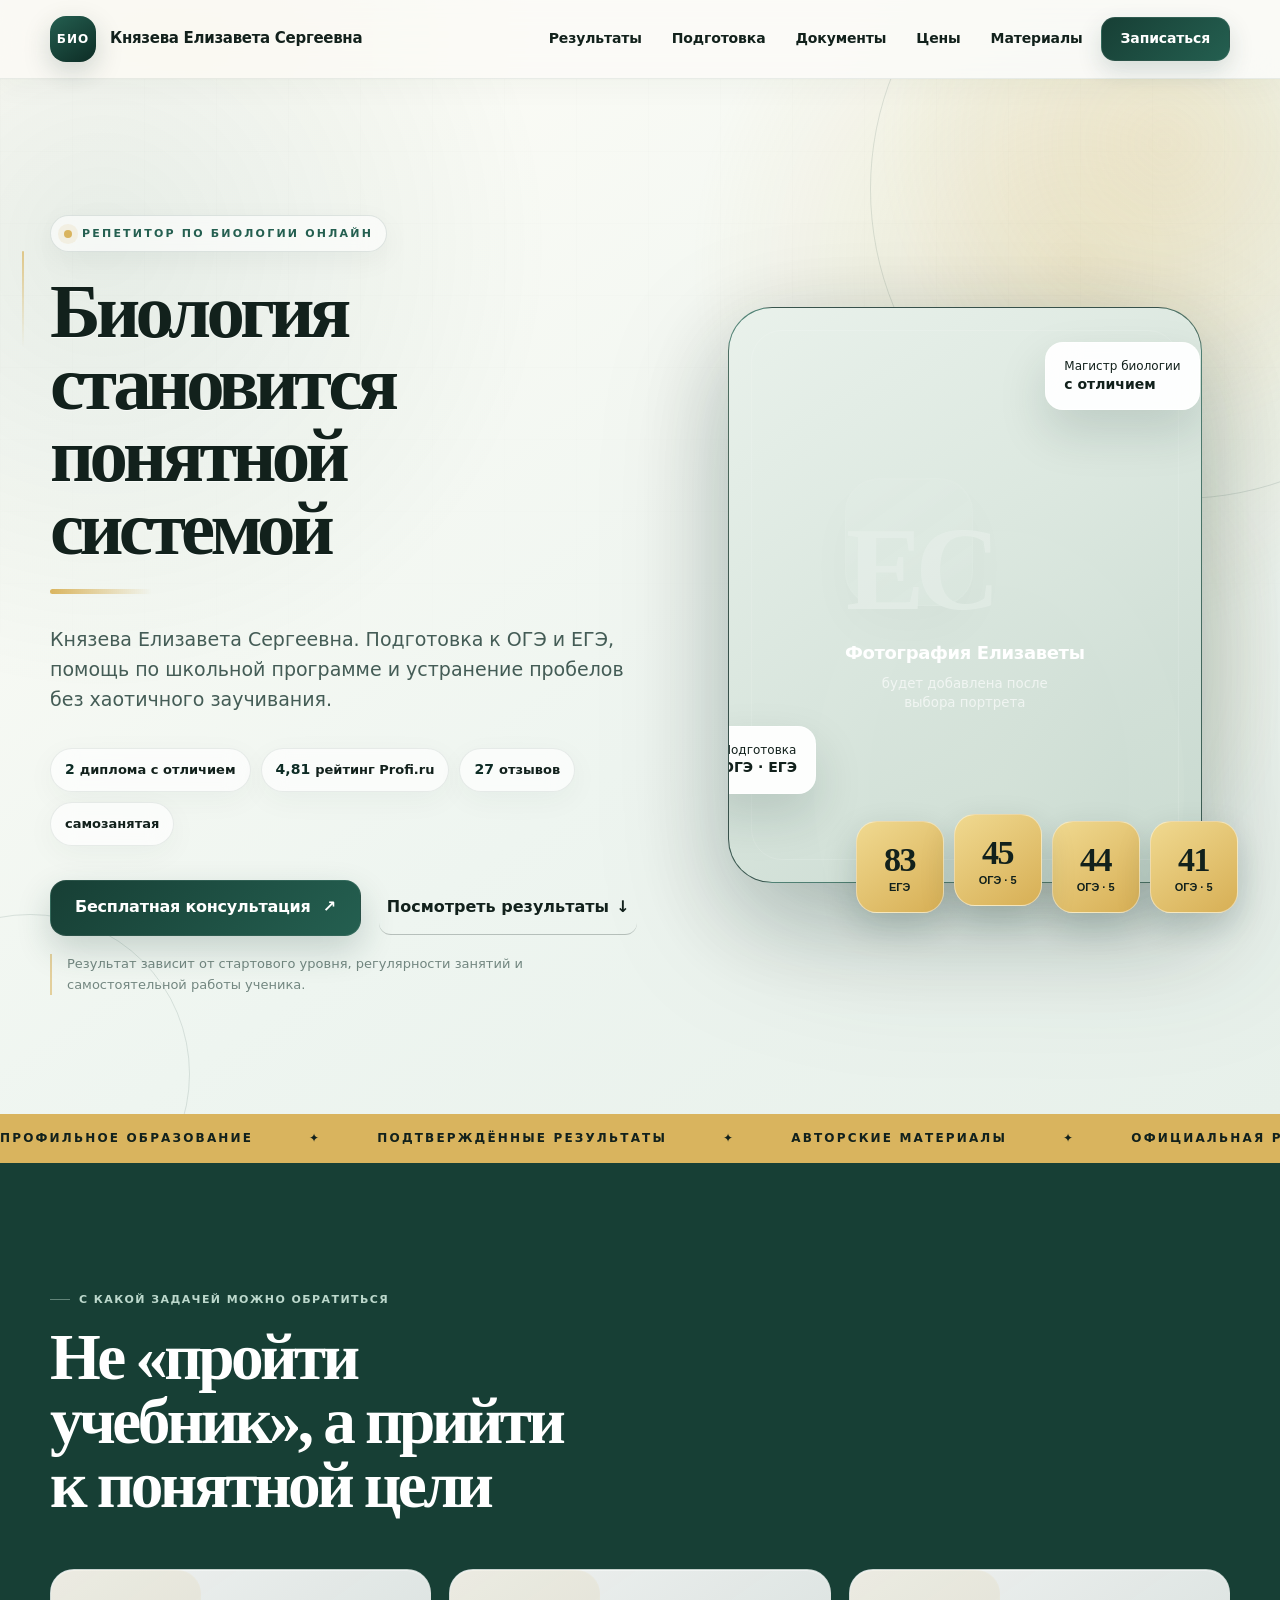
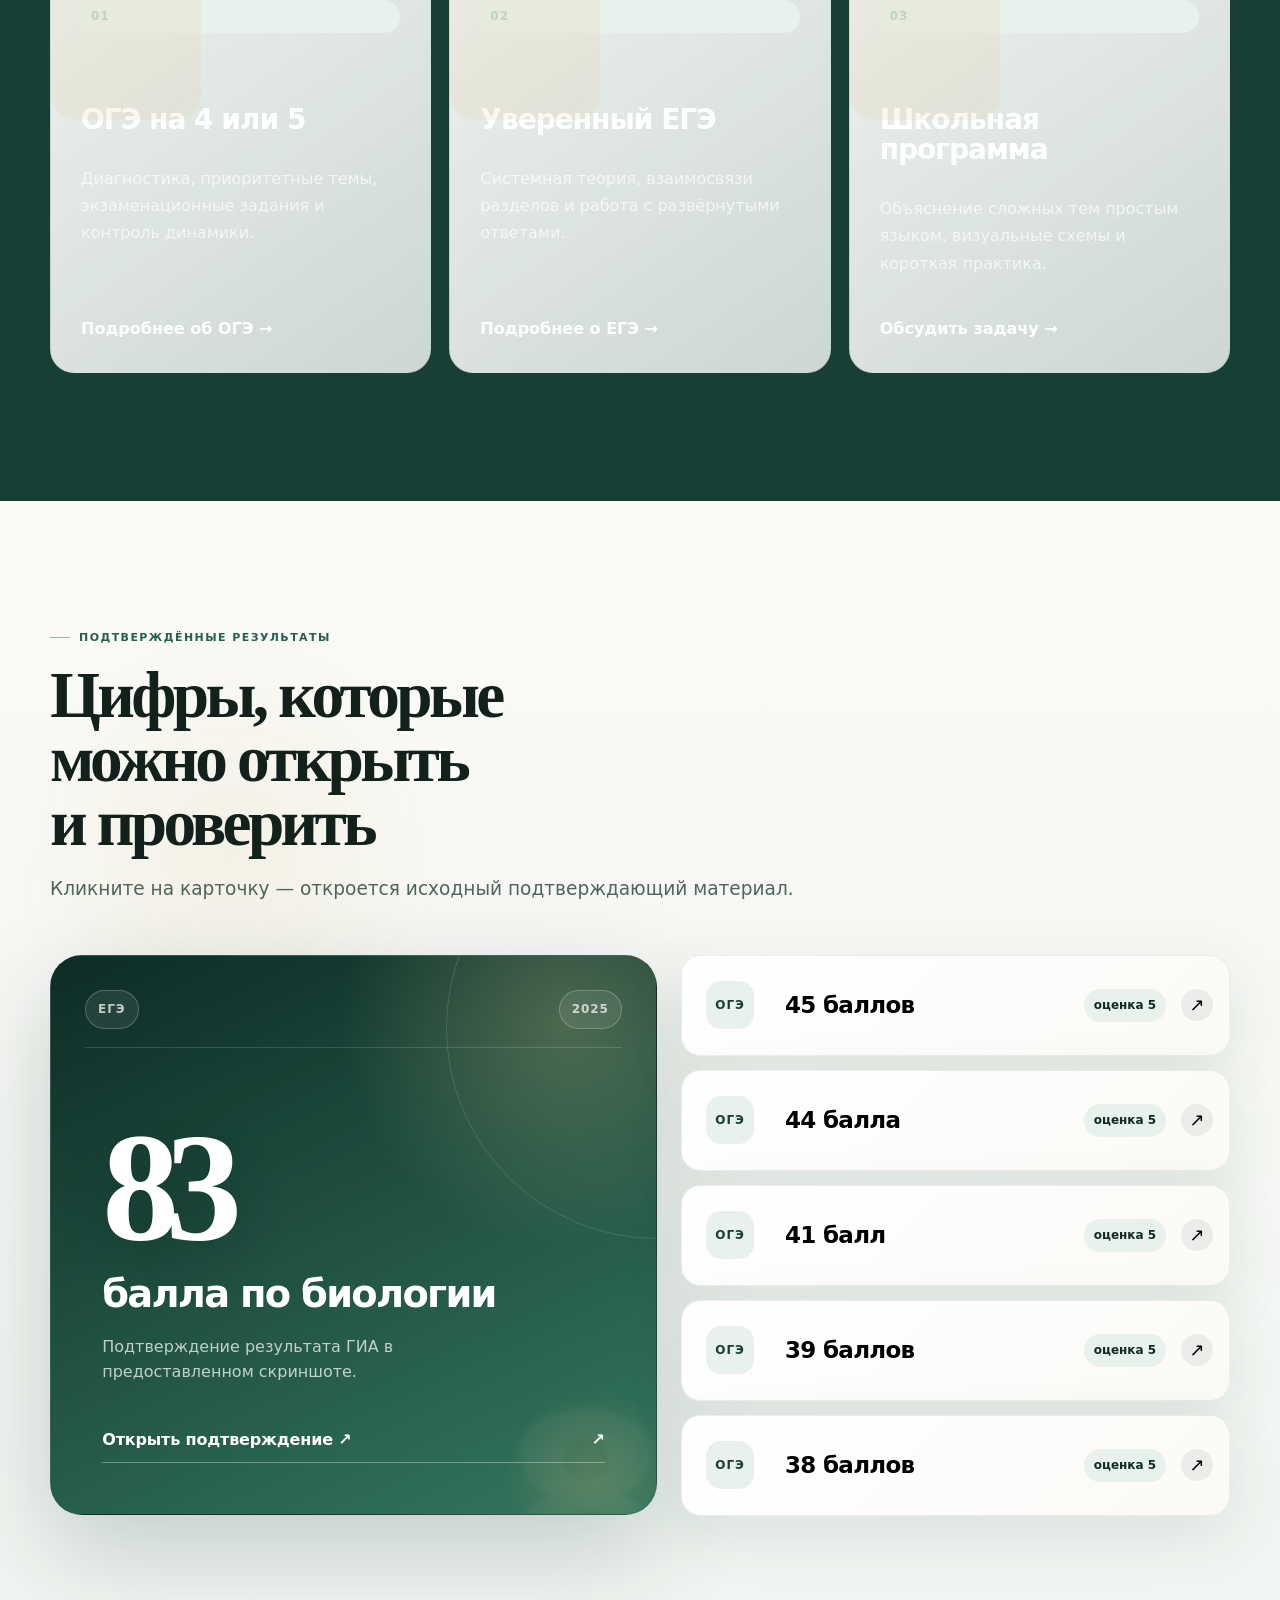
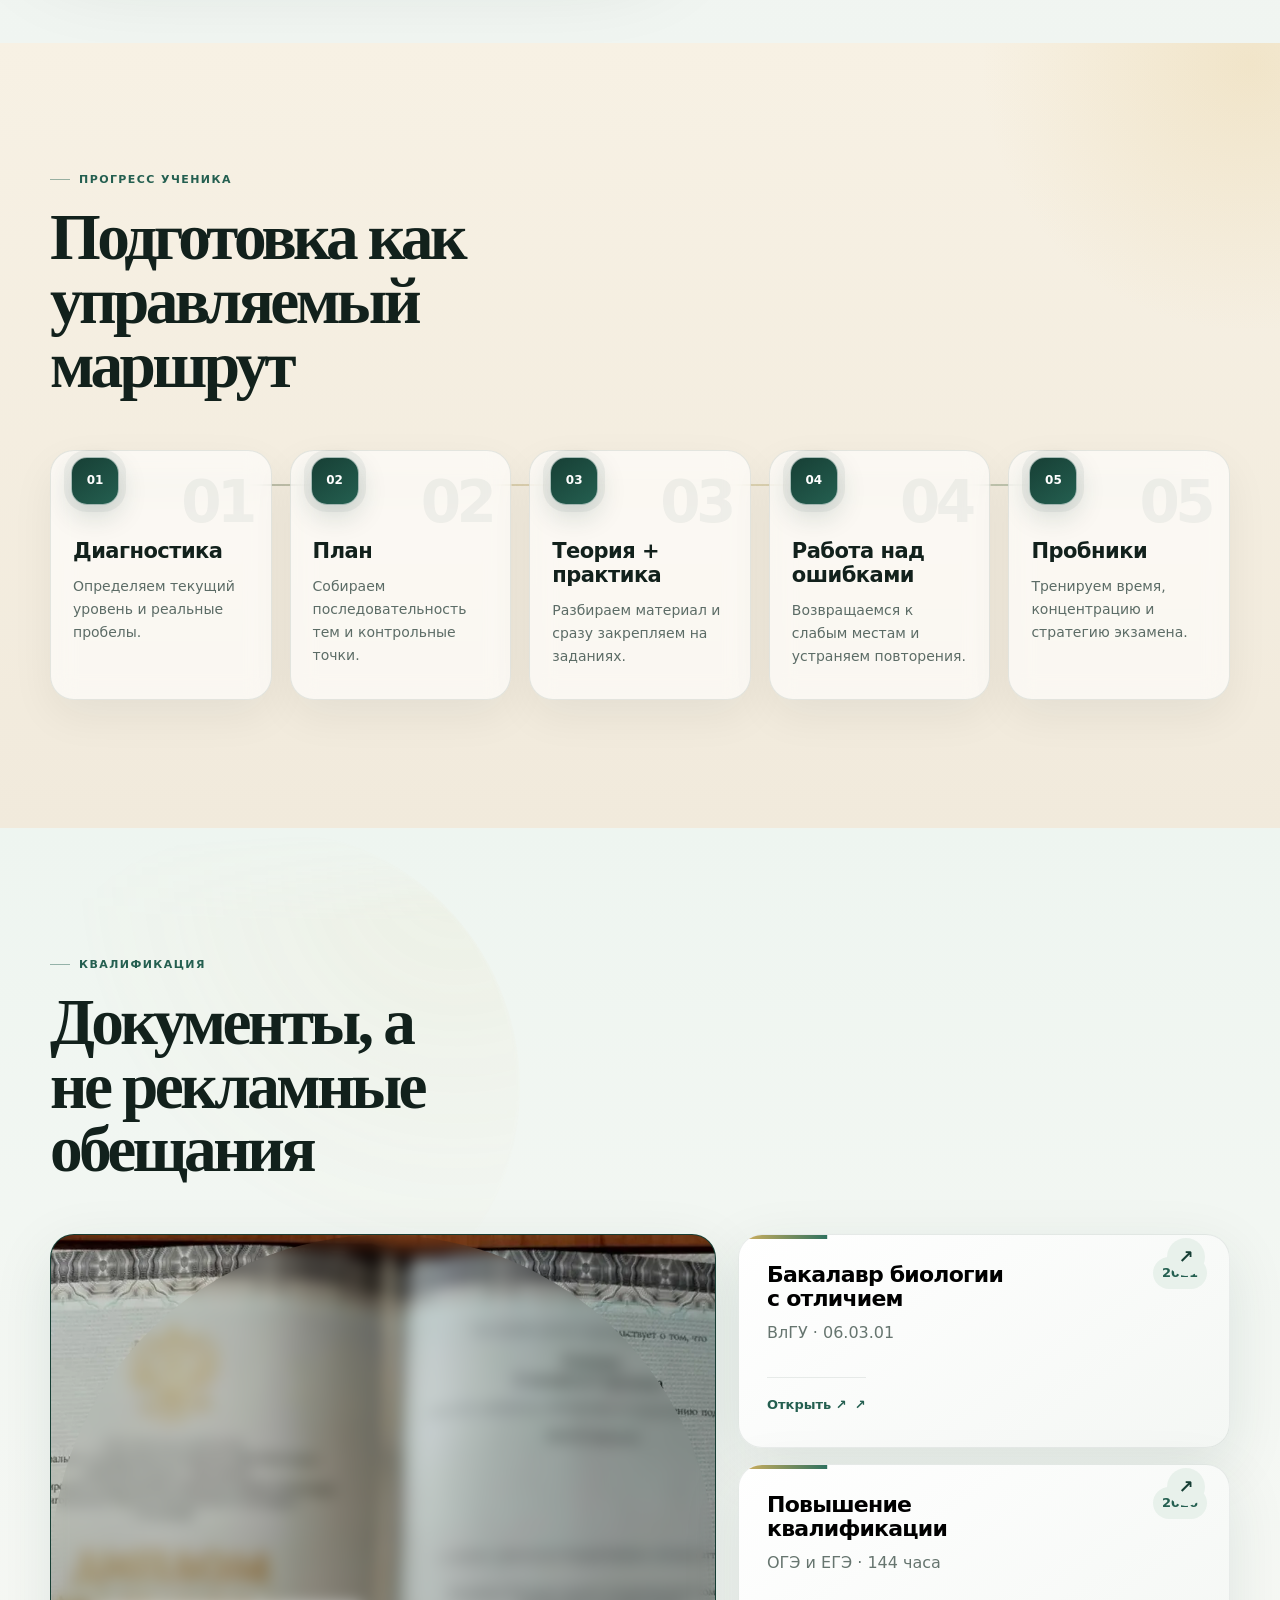
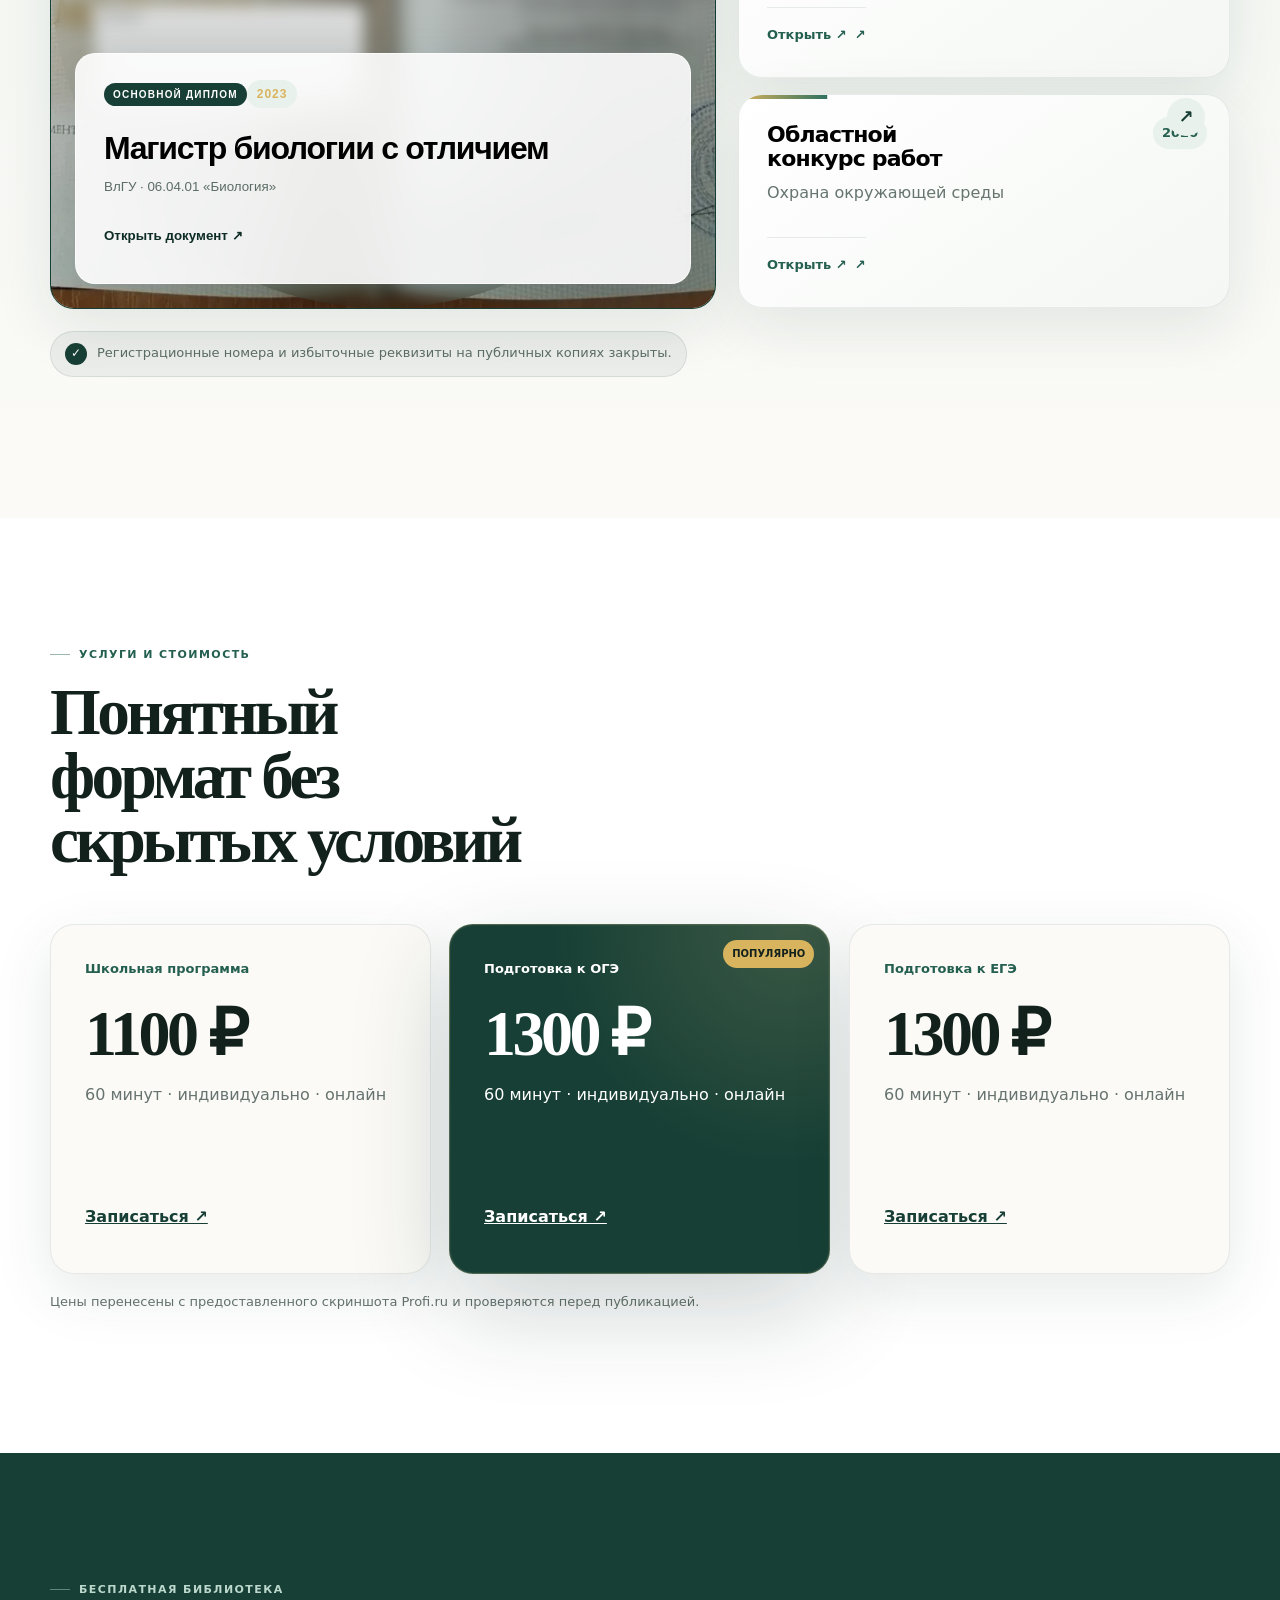
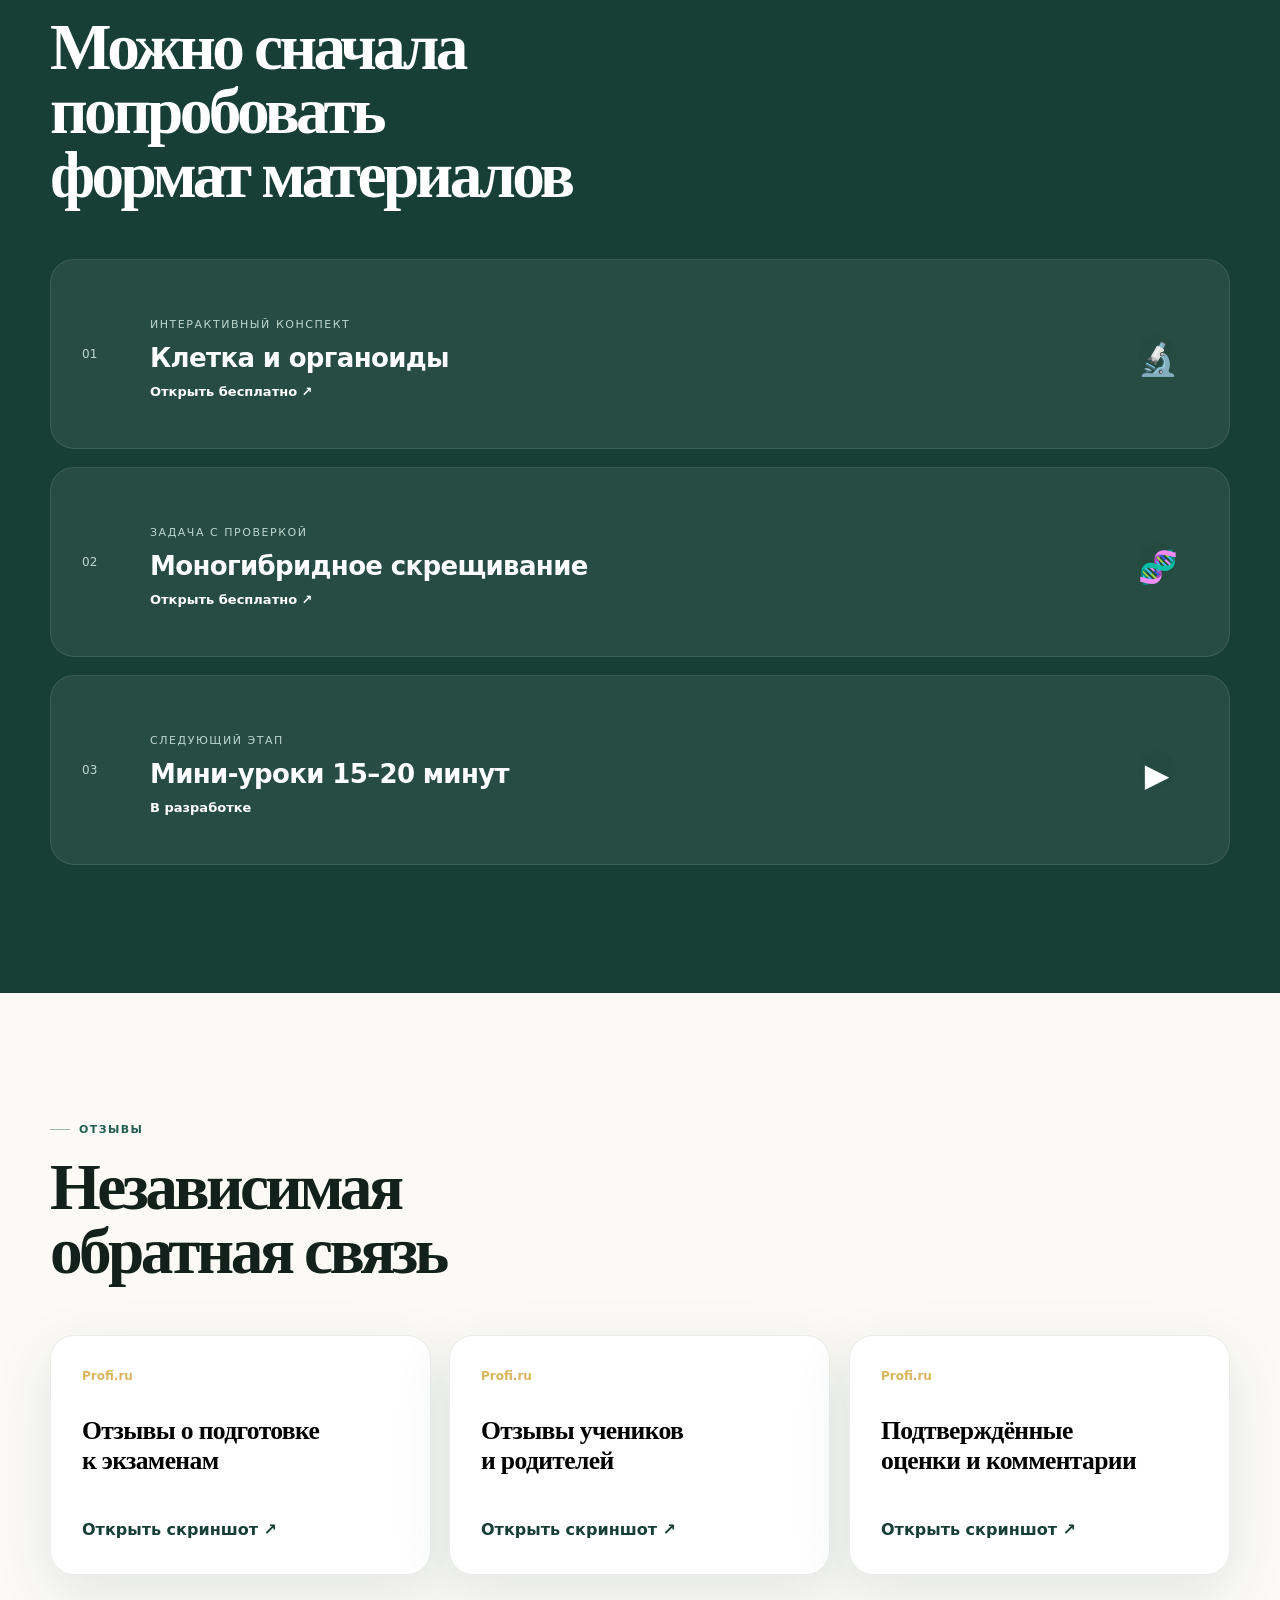
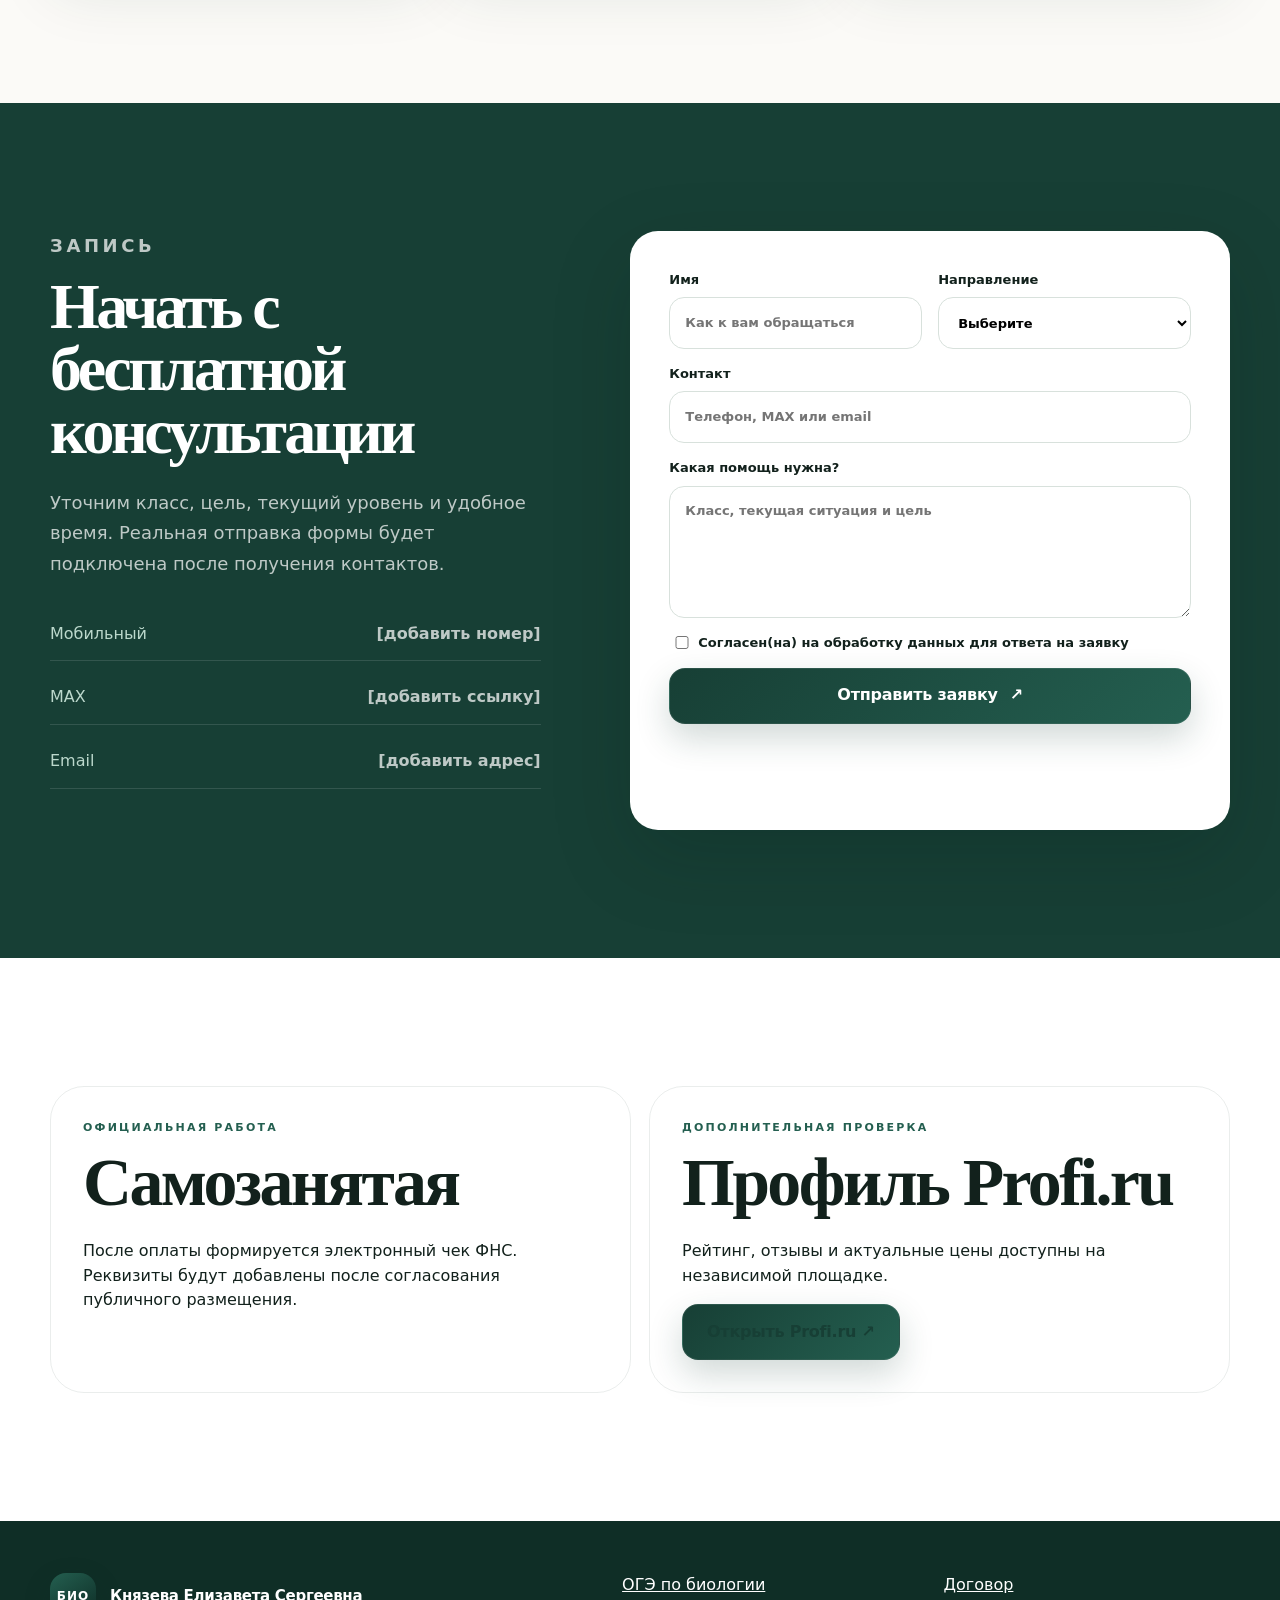
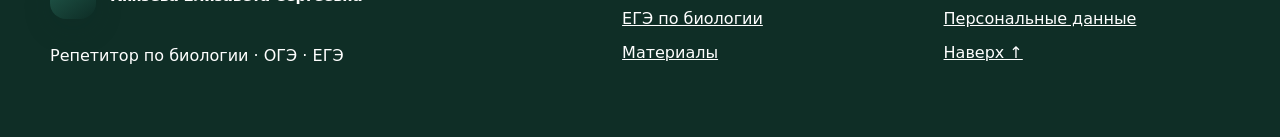
<file: index.html>
<!doctype html>
<html lang="ru">
<head>
  <meta charset="utf-8">
  <meta name="viewport" content="width=device-width,initial-scale=1">
  <title>Князева Елизавета Сергеевна — репетитор по биологии | ОГЭ и ЕГЭ</title>
  <meta name="description" content="Подготовка к ОГЭ и ЕГЭ по биологии, помощь по школьной программе, подтверждённые результаты, профильное образование и бесплатные интерактивные материалы.">
  <meta name="theme-color" content="#173f35">
  <meta property="og:type" content="website">
  <meta property="og:locale" content="ru_RU">
  <meta property="og:title" content="Князева Елизавета Сергеевна — репетитор по биологии">
  <meta property="og:description" content="ОГЭ, ЕГЭ и школьная биология: системная подготовка и подтверждённые результаты.">
  <meta property="og:image" content="assets/og-cover.webp">
  <meta property="og:url" content="https://example.ru/">
  <link rel="canonical" href="https://example.ru/">
  <link rel="icon" href="assets/favicon.svg" type="image/svg+xml">
  <link rel="manifest" href="site.webmanifest">
  <link rel="stylesheet" href="styles.css">
  <link rel="stylesheet" href="premium.css">
  <script type="application/ld+json">
  {
    "@context":"https://schema.org",
    "@type":"Person",
    "name":"Князева Елизавета Сергеевна",
    "jobTitle":"Репетитор по биологии",
    "knowsAbout":["Биология","ОГЭ по биологии","ЕГЭ по биологии"],
    "url":"https://example.ru/",
    "sameAs":["https://profi.ru/profile/KnyazevaES10/#prices"]
  }
  </script>
  <script defer src="script.js"></script>
</head>
<body>
<header class="header">
  <div class="container nav">
    <a class="brand" href="#top"><span class="brand-mark">БИО</span><span>Князева Елизавета Сергеевна</span></a>
    <button class="menu-button" aria-expanded="false" aria-controls="menu"><span></span><span></span><span></span><b>Меню</b></button>
    <nav id="menu">
      <a href="#results">Результаты</a>
      <a href="#progress">Подготовка</a>
      <a href="#credentials">Документы</a>
      <a href="#services">Цены</a>
      <a href="#materials">Материалы</a>
      <a class="nav-cta" href="#request">Записаться</a>
    </nav>
  </div>
</header>

<main id="top">
  <section class="hero">
    <div class="hero-orbit hero-orbit-one"></div>
    <div class="hero-orbit hero-orbit-two"></div>
    <div class="container hero-grid">
      <div class="hero-copy reveal">
        <p class="eyebrow">Репетитор по биологии онлайн</p>
        <h1>Биология становится понятной системой</h1>
        <p class="hero-lead">Князева Елизавета Сергеевна. Подготовка к ОГЭ и ЕГЭ, помощь по школьной программе и устранение пробелов без хаотичного заучивания.</p>

        <div class="trust-tags">
          <span><b>2</b> диплома с отличием</span>
          <span><b>4,81</b> рейтинг Profi.ru</span>
          <span><b>27</b> отзывов</span>
          <span>самозанятая</span>
        </div>

        <div class="actions">
          <a class="button magnetic" href="#request">Бесплатная консультация <i>↗</i></a>
          <a class="text-button" href="#results">Посмотреть результаты <i>↓</i></a>
        </div>
        <p class="disclaimer">Результат зависит от стартового уровня, регулярности занятий и самостоятельной работы ученика.</p>
      </div>

      <div class="hero-stage reveal">
        <div class="portrait-card">
          <div class="portrait-placeholder">
            <span>ЕС</span>
            <strong>Фотография Елизаветы</strong>
            <small>будет добавлена после выбора портрета</small>
          </div>
          <div class="portrait-badge portrait-badge-top">Магистр биологии<br><b>с отличием</b></div>
          <div class="portrait-badge portrait-badge-bottom">Подготовка<br><b>ОГЭ · ЕГЭ</b></div>
        </div>
        <div class="score-rail" aria-label="Подтверждённые результаты">
          <button data-modal-image="assets/result-ege-83.webp"><strong>83</strong><span>ЕГЭ</span></button>
          <button data-modal-image="assets/result-oge-45.webp"><strong>45</strong><span>ОГЭ · 5</span></button>
          <button data-modal-image="assets/result-oge-44.webp"><strong>44</strong><span>ОГЭ · 5</span></button>
          <button data-modal-image="assets/result-oge-41.webp"><strong>41</strong><span>ОГЭ · 5</span></button>
        </div>
      </div>
    </div>
  </section>

  <section class="ticker" aria-label="Основные преимущества">
    <div><span>ПРОФИЛЬНОЕ ОБРАЗОВАНИЕ</span><span>ПОДТВЕРЖДЁННЫЕ РЕЗУЛЬТАТЫ</span><span>АВТОРСКИЕ МАТЕРИАЛЫ</span><span>ОФИЦИАЛЬНАЯ РАБОТА</span></div>
  </section>

  <section class="pain section">
    <div class="container">
      <div class="section-head reveal">
        <p class="eyebrow light">С какой задачей можно обратиться</p>
        <h2>Не «пройти учебник», а прийти к понятной цели</h2>
      </div>
      <div class="pain-grid">
        <article class="reveal"><span>01</span><h3>ОГЭ на 4 или 5</h3><p>Диагностика, приоритетные темы, экзаменационные задания и контроль динамики.</p><a href="oge.html">Подробнее об ОГЭ →</a></article>
        <article class="reveal"><span>02</span><h3>Уверенный ЕГЭ</h3><p>Системная теория, взаимосвязи разделов и работа с развёрнутыми ответами.</p><a href="ege.html">Подробнее о ЕГЭ →</a></article>
        <article class="reveal"><span>03</span><h3>Школьная программа</h3><p>Объяснение сложных тем простым языком, визуальные схемы и короткая практика.</p><a href="#request">Обсудить задачу →</a></article>
      </div>
    </div>
  </section>

  <section id="results" class="section results">
    <div class="container">
      <div class="section-head reveal">
        <p class="eyebrow">Подтверждённые результаты</p>
        <h2>Цифры, которые можно открыть и проверить</h2>
        <p>Кликните на карточку — откроется исходный подтверждающий материал.</p>
      </div>

      <div class="results-layout">
        <article class="result-feature reveal">
          <div class="result-feature-top"><span>ЕГЭ</span><b>2025</b></div>
          <strong>83</strong>
          <h3>балла по биологии</h3>
          <p>Подтверждение результата ГИА в предоставленном скриншоте.</p>
          <button data-modal-image="assets/result-ege-83.webp">Открыть подтверждение ↗</button>
        </article>

        <div class="result-stack">
          <button class="result-row reveal" data-modal-image="assets/result-oge-45.webp"><span>ОГЭ</span><strong>45 баллов</strong><b>оценка 5</b><i>↗</i></button>
          <button class="result-row reveal" data-modal-image="assets/result-oge-44.webp"><span>ОГЭ</span><strong>44 балла</strong><b>оценка 5</b><i>↗</i></button>
          <button class="result-row reveal" data-modal-image="assets/result-oge-41.webp"><span>ОГЭ</span><strong>41 балл</strong><b>оценка 5</b><i>↗</i></button>
          <button class="result-row reveal" data-modal-image="assets/result-oge-39.webp"><span>ОГЭ</span><strong>39 баллов</strong><b>оценка 5</b><i>↗</i></button>
          <button class="result-row reveal" data-modal-image="assets/result-oge-38.webp"><span>ОГЭ</span><strong>38 баллов</strong><b>оценка 5</b><i>↗</i></button>
        </div>
      </div>
    </div>
  </section>

  <section id="progress" class="section progress">
    <div class="container">
      <div class="section-head reveal">
        <p class="eyebrow">Прогресс ученика</p>
        <h2>Подготовка как управляемый маршрут</h2>
      </div>
      <div class="progress-line">
        <article class="reveal"><span>01</span><h3>Диагностика</h3><p>Определяем текущий уровень и реальные пробелы.</p></article>
        <article class="reveal"><span>02</span><h3>План</h3><p>Собираем последовательность тем и контрольные точки.</p></article>
        <article class="reveal"><span>03</span><h3>Теория + практика</h3><p>Разбираем материал и сразу закрепляем на заданиях.</p></article>
        <article class="reveal"><span>04</span><h3>Работа над ошибками</h3><p>Возвращаемся к слабым местам и устраняем повторения.</p></article>
        <article class="reveal"><span>05</span><h3>Пробники</h3><p>Тренируем время, концентрацию и стратегию экзамена.</p></article>
      </div>
    </div>
  </section>

  <section id="credentials" class="section credentials">
    <div class="container">
      <div class="section-head reveal">
        <p class="eyebrow">Квалификация</p>
        <h2>Документы, а не рекламные обещания</h2>
      </div>
      <div class="credential-showcase">
        <button class="credential-main reveal" data-modal-image="assets/diploma-master.webp">
          <picture><source srcset="assets/diploma-master.webp" type="image/webp"><img loading="lazy" src="assets/diploma-master.jpg" alt="Диплом магистра биологии с отличием"></picture>
          <div><span>2023</span><h3>Магистр биологии с отличием</h3><p>ВлГУ · 06.04.01 «Биология»</p><b>Открыть документ ↗</b></div>
        </button>
        <div class="credential-side">
          <button class="credential-small reveal" data-modal-image="assets/diploma-bachelor.webp"><span>2021</span><h3>Бакалавр биологии с отличием</h3><p>ВлГУ · 06.03.01</p><b>Открыть ↗</b></button>
          <button class="credential-small reveal" data-modal-image="assets/certificate-exams.webp"><span>2026</span><h3>Повышение квалификации</h3><p>ОГЭ и ЕГЭ · 144 часа</p><b>Открыть ↗</b></button>
          <button class="credential-small reveal" data-modal-image="assets/award-environment.webp"><span>2020</span><h3>Областной конкурс работ</h3><p>Охрана окружающей среды</p><b>Открыть ↗</b></button>
        </div>
      </div>
      <p class="privacy-note">Регистрационные номера и избыточные реквизиты на публичных копиях закрыты.</p>
    </div>
  </section>

  <section id="services" class="section services">
    <div class="container">
      <div class="section-head reveal">
        <p class="eyebrow">Услуги и стоимость</p>
        <h2>Понятный формат без скрытых условий</h2>
      </div>
      <div class="price-grid">
        <article class="price-card reveal"><span>Школьная программа</span><strong>1100 ₽</strong><p>60 минут · индивидуально · онлайн</p><a href="#request">Записаться ↗</a></article>
        <article class="price-card featured reveal"><div class="popular">ПОПУЛЯРНО</div><span>Подготовка к ОГЭ</span><strong>1300 ₽</strong><p>60 минут · индивидуально · онлайн</p><a href="#request">Записаться ↗</a></article>
        <article class="price-card reveal"><span>Подготовка к ЕГЭ</span><strong>1300 ₽</strong><p>60 минут · индивидуально · онлайн</p><a href="#request">Записаться ↗</a></article>
      </div>
      <p class="small-note">Цены перенесены с предоставленного скриншота Profi.ru и проверяются перед публикацией.</p>
    </div>
  </section>

  <section id="materials" class="section materials">
    <div class="container">
      <div class="section-head reveal">
        <p class="eyebrow">Бесплатная библиотека</p>
        <h2>Можно сначала попробовать формат материалов</h2>
      </div>
      <div class="materials-grid">
        <a class="material-card reveal" href="materials/cell.html"><span>01</span><div><p>ИНТЕРАКТИВНЫЙ КОНСПЕКТ</p><h3>Клетка и органоиды</h3><b>Открыть бесплатно ↗</b></div><i>🔬</i></a>
        <a class="material-card reveal" href="materials/genetics.html"><span>02</span><div><p>ЗАДАЧА С ПРОВЕРКОЙ</p><h3>Моногибридное скрещивание</h3><b>Открыть бесплатно ↗</b></div><i>🧬</i></a>
        <article class="material-card disabled reveal"><span>03</span><div><p>СЛЕДУЮЩИЙ ЭТАП</p><h3>Мини-уроки 15–20 минут</h3><b>В разработке</b></div><i>▶</i></article>
      </div>
    </div>
  </section>

  <section class="section reviews">
    <div class="container">
      <div class="section-head reveal">
        <p class="eyebrow">Отзывы</p>
        <h2>Независимая обратная связь</h2>
      </div>
      <div class="review-wall">
        <button class="review-card reveal" data-modal-image="assets/review-profi-1.webp"><span>Profi.ru</span><h3>Отзывы о подготовке к экзаменам</h3><b>Открыть скриншот ↗</b></button>
        <button class="review-card reveal" data-modal-image="assets/review-profi-2.webp"><span>Profi.ru</span><h3>Отзывы учеников и родителей</h3><b>Открыть скриншот ↗</b></button>
        <button class="review-card reveal" data-modal-image="assets/review-profi-3.webp"><span>Profi.ru</span><h3>Подтверждённые оценки и комментарии</h3><b>Открыть скриншот ↗</b></button>
      </div>
    </div>
  </section>

  <section id="request" class="section request">
    <div class="container request-grid">
      <div class="request-copy reveal">
        <p class="eyebrow light">Запись</p>
        <h2>Начать с бесплатной консультации</h2>
        <p>Уточним класс, цель, текущий уровень и удобное время. Реальная отправка формы будет подключена после получения контактов.</p>
        <div class="contact-list">
          <p><span>Мобильный</span><strong>[добавить номер]</strong></p>
          <p><span>MAX</span><strong>[добавить ссылку]</strong></p>
          <p><span>Email</span><strong>[добавить адрес]</strong></p>
        </div>
      </div>
      <form id="lead-form" class="reveal">
        <div class="field-row">
          <label>Имя<input name="name" required minlength="2" placeholder="Как к вам обращаться"></label>
          <label>Направление<select name="direction" required><option value="">Выберите</option><option>ОГЭ</option><option>ЕГЭ</option><option>Школьная программа</option></select></label>
        </div>
        <label>Контакт<input name="contact" required minlength="5" placeholder="Телефон, MAX или email"></label>
        <label>Какая помощь нужна?<textarea name="message" rows="4" placeholder="Класс, текущая ситуация и цель"></textarea></label>
        <label class="check"><input type="checkbox" required><span>Согласен(на) на обработку данных для ответа на заявку</span></label>
        <button class="button" type="submit">Отправить заявку <i>↗</i></button>
        <p id="form-status" class="form-status" role="status"></p>
      </form>
    </div>
  </section>

  <section class="section official">
    <div class="container official-grid">
      <article class="reveal"><p class="eyebrow">Официальная работа</p><h2>Самозанятая</h2><p>После оплаты формируется электронный чек ФНС. Реквизиты будут добавлены после согласования публичного размещения.</p></article>
      <article class="reveal"><p class="eyebrow">Дополнительная проверка</p><h2>Профиль Profi.ru</h2><p>Рейтинг, отзывы и актуальные цены доступны на независимой площадке.</p><a class="button secondary" href="https://profi.ru/profile/KnyazevaES10/#prices" target="_blank" rel="noopener">Открыть Profi.ru ↗</a></article>
    </div>
  </section>
</main>

<footer>
  <div class="container footer-grid">
    <div><a class="brand footer-brand" href="#top"><span class="brand-mark">БИО</span><span>Князева Елизавета Сергеевна</span></a><p>Репетитор по биологии · ОГЭ · ЕГЭ</p></div>
    <div><a href="oge.html">ОГЭ по биологии</a><a href="ege.html">ЕГЭ по биологии</a><a href="#materials">Материалы</a></div>
    <div><a href="contract.html">Договор</a><a href="privacy.html">Персональные данные</a><a href="#top">Наверх ↑</a></div>
  </div>
</footer>

<div class="modal" id="image-modal" hidden>
  <button class="modal-close" aria-label="Закрыть">×</button>
  <img id="modal-image" alt="Подтверждающий материал">
</div>
</body>
</html>
</file>
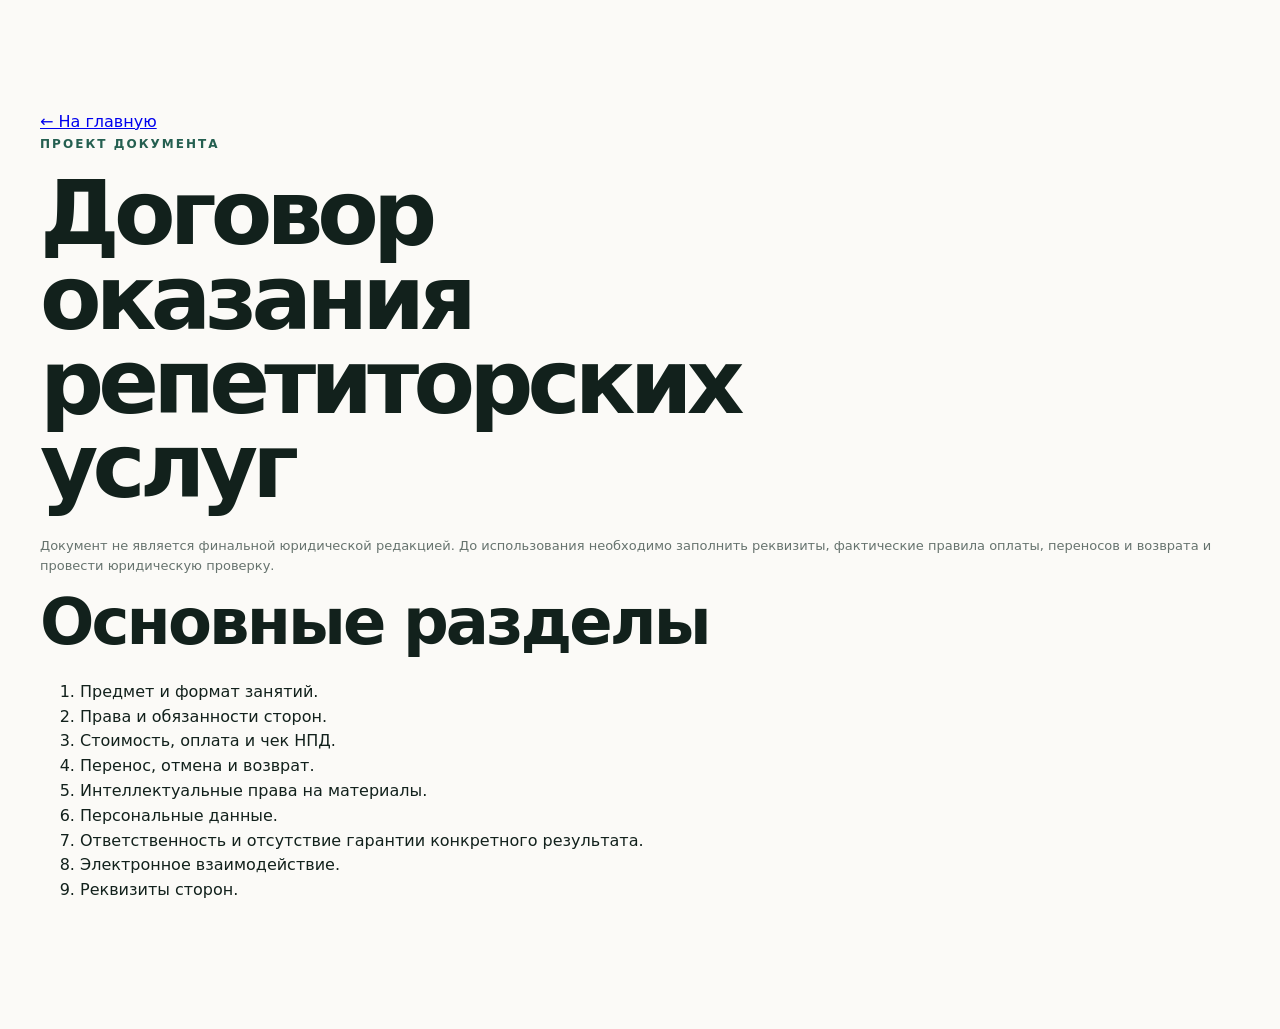
<file: contract.html>
<!doctype html><html lang="ru"><head><meta charset="utf-8"><meta name="viewport" content="width=device-width,initial-scale=1"><title>Договор оказания услуг — проект</title><link rel="stylesheet" href="styles.css"></head><body><main class="section"><div class="container"><a href="index.html">← На главную</a><p class="eyebrow">Проект документа</p><h1>Договор оказания репетиторских услуг</h1><p class="privacy-note">Документ не является финальной юридической редакцией. До использования необходимо заполнить реквизиты, фактические правила оплаты, переносов и возврата и провести юридическую проверку.</p><h2>Основные разделы</h2><ol><li>Предмет и формат занятий.</li><li>Права и обязанности сторон.</li><li>Стоимость, оплата и чек НПД.</li><li>Перенос, отмена и возврат.</li><li>Интеллектуальные права на материалы.</li><li>Персональные данные.</li><li>Ответственность и отсутствие гарантии конкретного результата.</li><li>Электронное взаимодействие.</li><li>Реквизиты сторон.</li></ol></div></main></body></html>
</file>
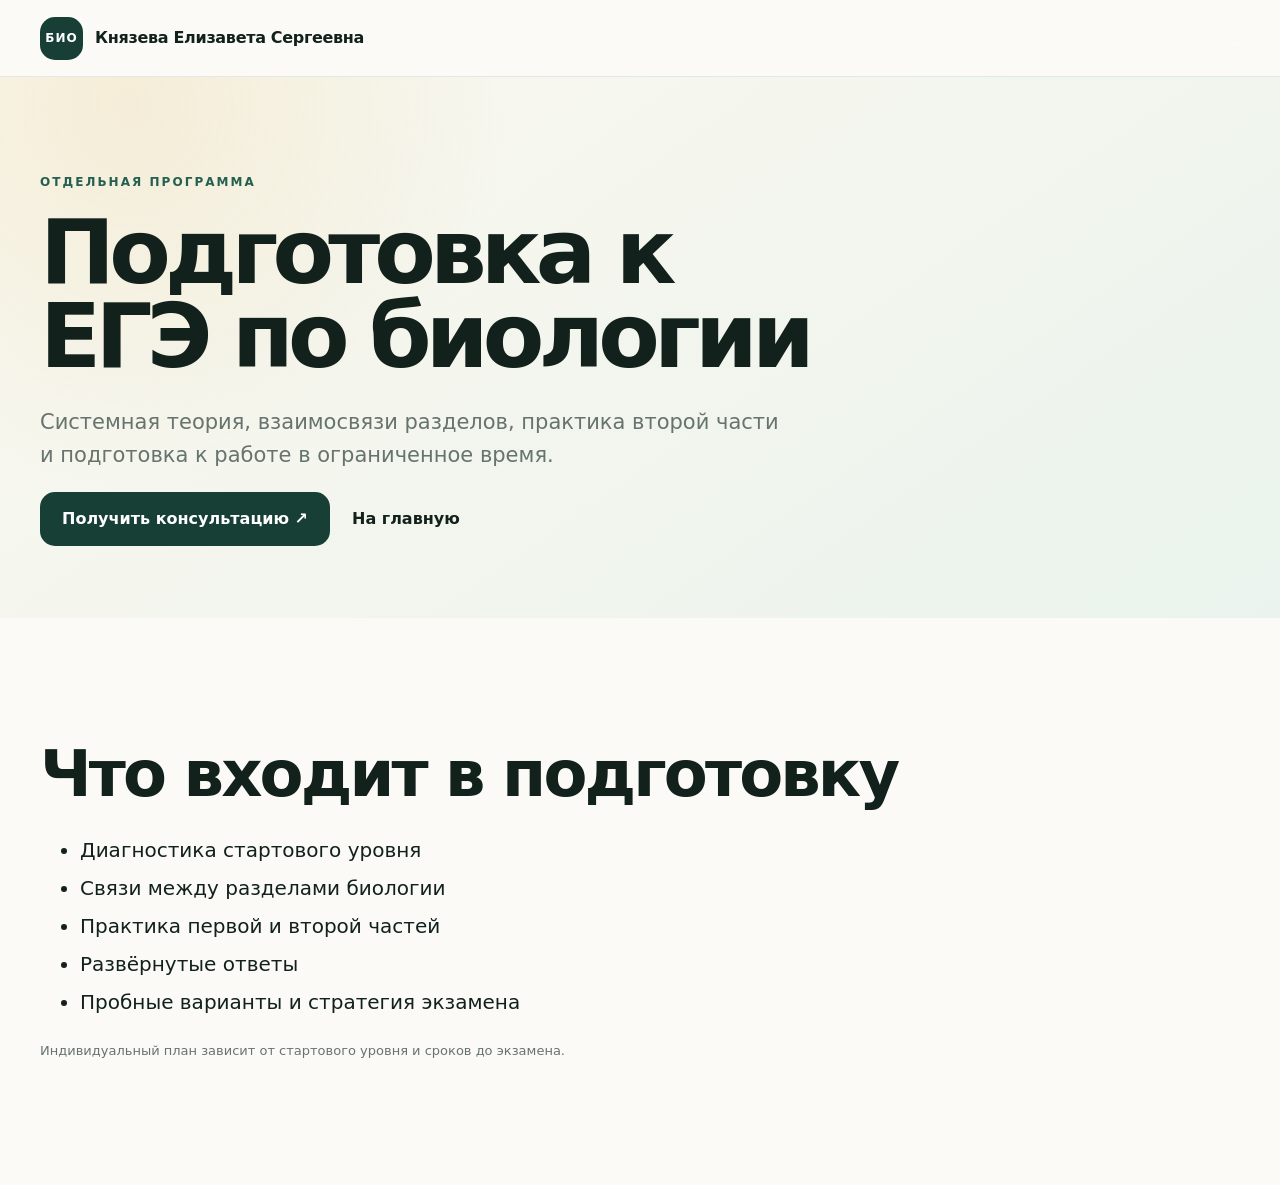
<file: ege.html>
<!doctype html><html lang="ru"><head><meta charset="utf-8"><meta name="viewport" content="width=device-width,initial-scale=1">
<title>Подготовка к ЕГЭ по биологии — Князева Елизавета Сергеевна</title><meta name="description" content="Системная теория, взаимосвязи разделов, практика второй части и подготовка к работе в ограниченное время.">
<link rel="canonical" href="https://example.ru/ege.html"><link rel="icon" href="assets/favicon.svg" type="image/svg+xml"><link rel="stylesheet" href="styles.css"></head>
<body><header class="header"><div class="container nav"><a class="brand" href="index.html"><span class="brand-mark">БИО</span><span>Князева Елизавета Сергеевна</span></a></div></header>
<main><section class="hero" style="min-height:auto"><div class="container"><p class="eyebrow">Отдельная программа</p><h1>Подготовка к ЕГЭ по биологии</h1><p class="hero-lead">Системная теория, взаимосвязи разделов, практика второй части и подготовка к работе в ограниченное время.</p><div class="actions"><a class="button" href="index.html#request">Получить консультацию ↗</a><a class="text-button" href="index.html">На главную</a></div></div></section>
<section class="section"><div class="container"><h2>Что входит в подготовку</h2><ul style="font-size:20px;line-height:1.9"><li>Диагностика стартового уровня</li><li>Связи между разделами биологии</li><li>Практика первой и второй частей</li><li>Развёрнутые ответы</li><li>Пробные варианты и стратегия экзамена</li></ul><p class="small-note">Индивидуальный план зависит от стартового уровня и сроков до экзамена.</p></div></section></main></body></html>
</file>
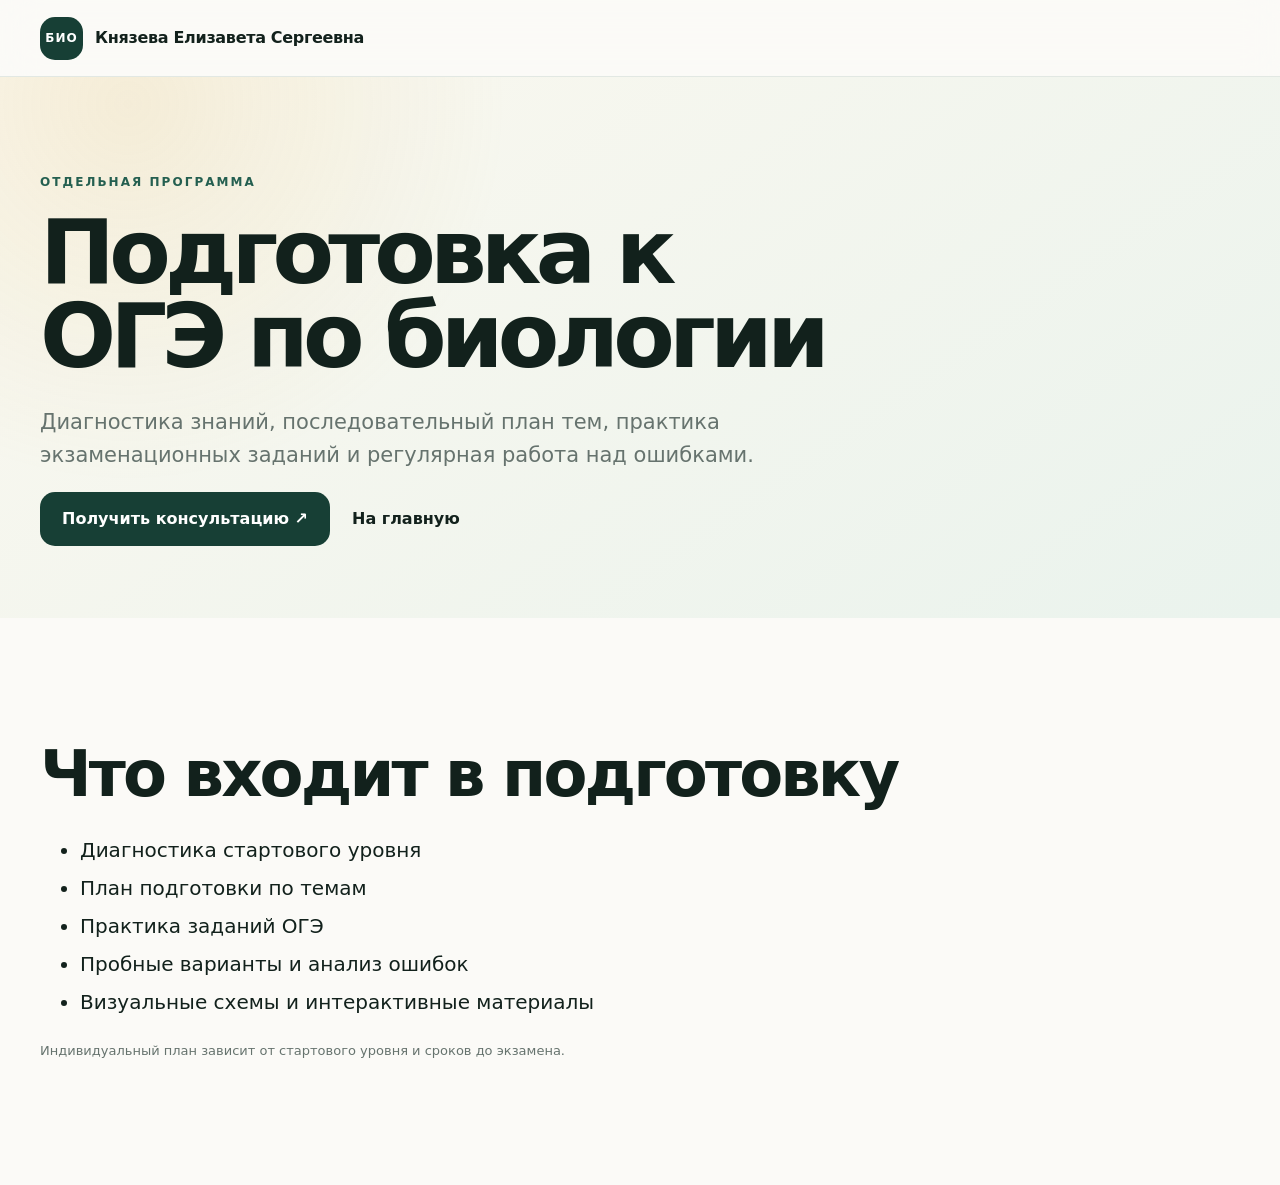
<file: oge.html>
<!doctype html><html lang="ru"><head><meta charset="utf-8"><meta name="viewport" content="width=device-width,initial-scale=1">
<title>Подготовка к ОГЭ по биологии — Князева Елизавета Сергеевна</title><meta name="description" content="Диагностика знаний, последовательный план тем, практика экзаменационных заданий и регулярная работа над ошибками.">
<link rel="canonical" href="https://example.ru/oge.html"><link rel="icon" href="assets/favicon.svg" type="image/svg+xml"><link rel="stylesheet" href="styles.css"></head>
<body><header class="header"><div class="container nav"><a class="brand" href="index.html"><span class="brand-mark">БИО</span><span>Князева Елизавета Сергеевна</span></a></div></header>
<main><section class="hero" style="min-height:auto"><div class="container"><p class="eyebrow">Отдельная программа</p><h1>Подготовка к ОГЭ по биологии</h1><p class="hero-lead">Диагностика знаний, последовательный план тем, практика экзаменационных заданий и регулярная работа над ошибками.</p><div class="actions"><a class="button" href="index.html#request">Получить консультацию ↗</a><a class="text-button" href="index.html">На главную</a></div></div></section>
<section class="section"><div class="container"><h2>Что входит в подготовку</h2><ul style="font-size:20px;line-height:1.9"><li>Диагностика стартового уровня</li><li>План подготовки по темам</li><li>Практика заданий ОГЭ</li><li>Пробные варианты и анализ ошибок</li><li>Визуальные схемы и интерактивные материалы</li></ul><p class="small-note">Индивидуальный план зависит от стартового уровня и сроков до экзамена.</p></div></section></main></body></html>
</file>
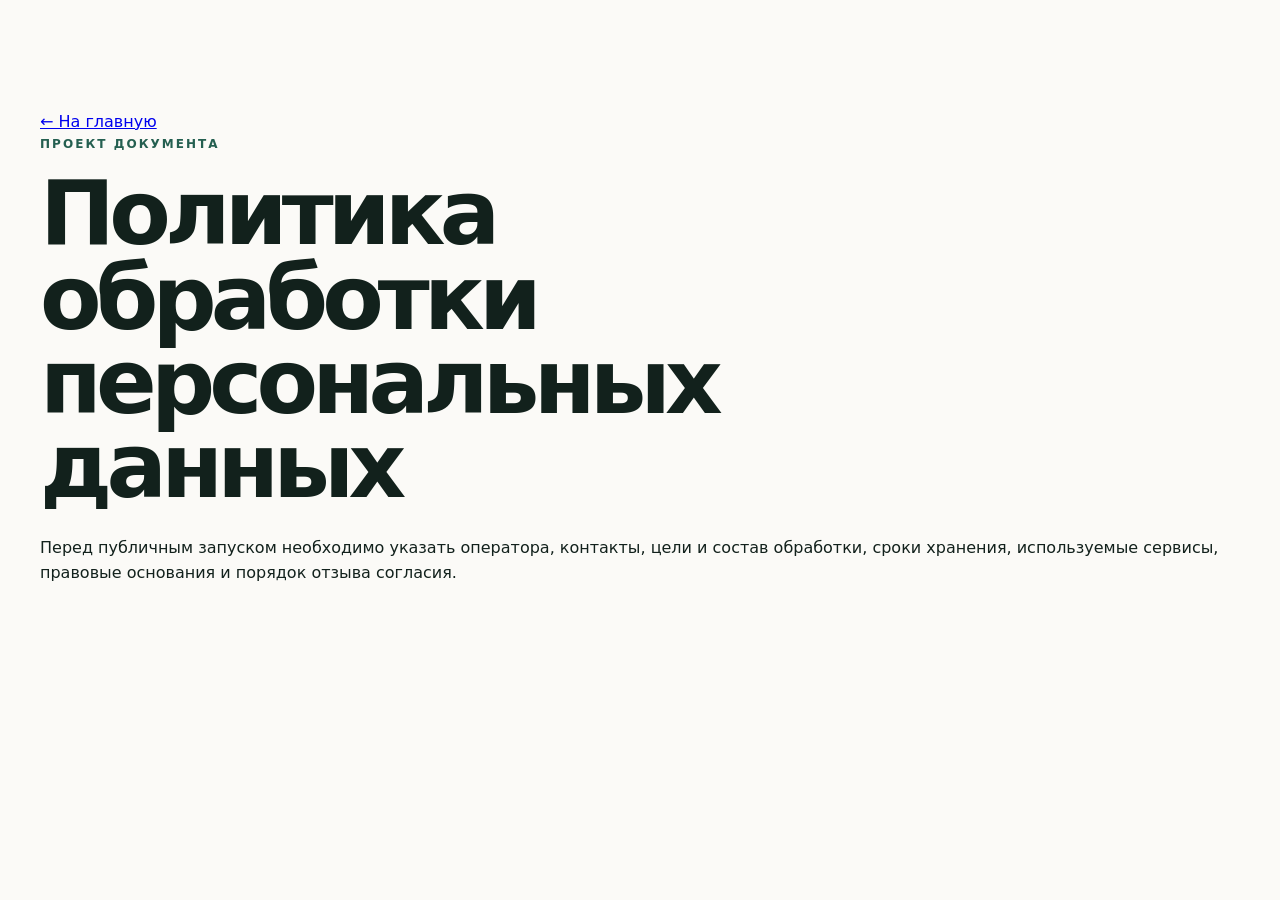
<file: privacy.html>
<!doctype html><html lang="ru"><head><meta charset="utf-8"><meta name="viewport" content="width=device-width,initial-scale=1"><title>Политика обработки персональных данных — проект</title><link rel="stylesheet" href="styles.css"></head><body><main class="section"><div class="container"><a href="index.html">← На главную</a><p class="eyebrow">Проект документа</p><h1>Политика обработки персональных данных</h1><p>Перед публичным запуском необходимо указать оператора, контакты, цели и состав обработки, сроки хранения, используемые сервисы, правовые основания и порядок отзыва согласия.</p></div></main></body></html>
</file>
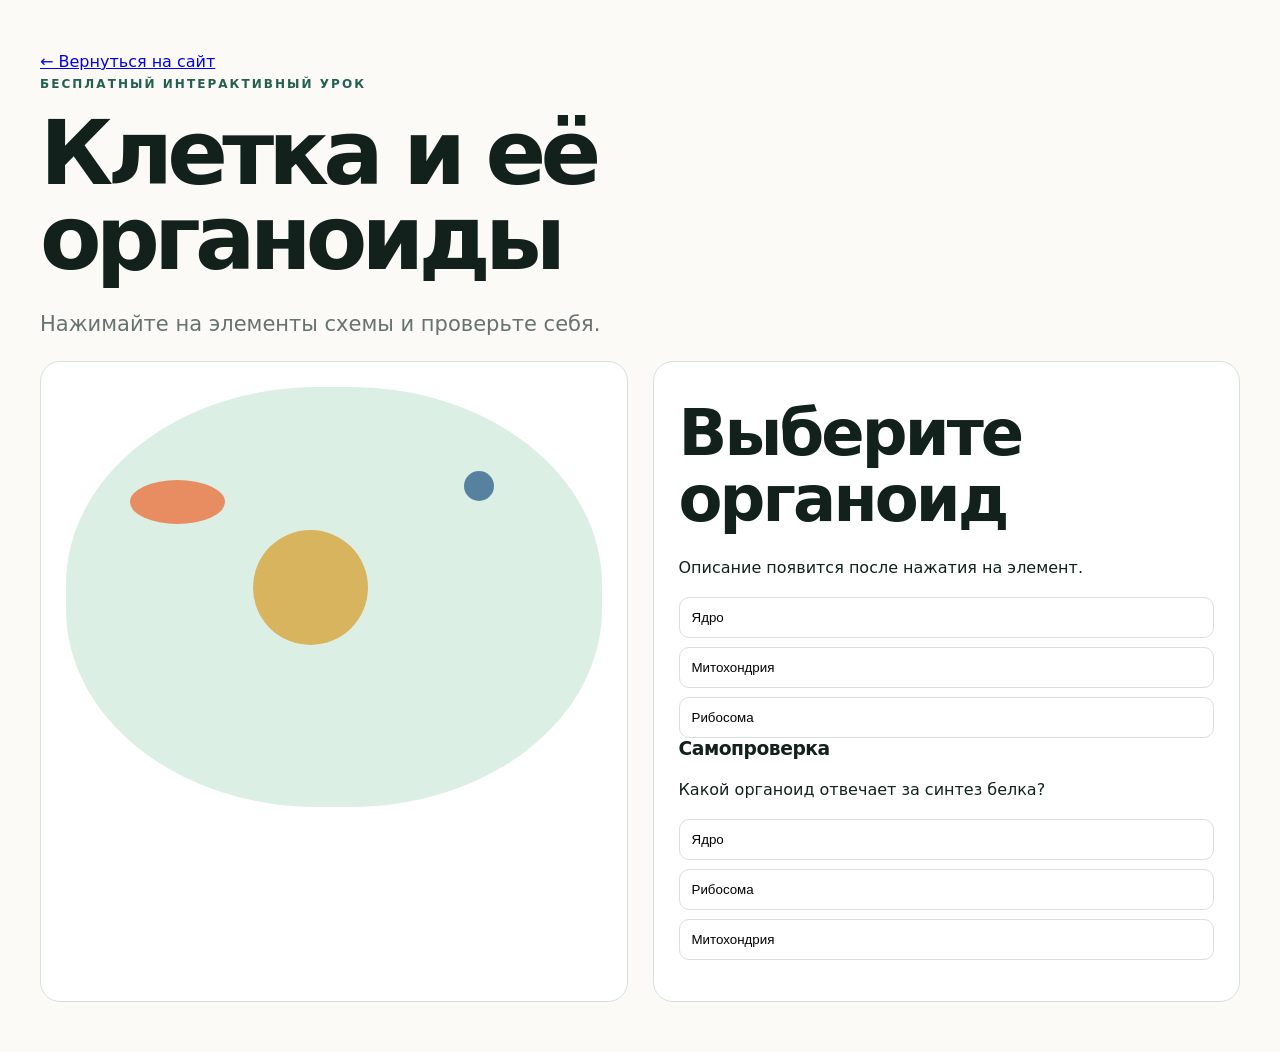
<file: materials/cell.html>
<!doctype html><html lang="ru"><head><meta charset="utf-8"><meta name="viewport" content="width=device-width,initial-scale=1"><title>Клетка и органоиды — бесплатный урок</title><link rel="stylesheet" href="../styles.css"><style>.lesson{padding:50px 0}.lesson-grid{display:grid;grid-template-columns:1fr 1fr;gap:25px}.cell-map{min-height:420px;border:5px solid var(--green2);border-radius:47%;background:#dcefe5;position:relative}.org{position:absolute;border:0;cursor:pointer}.nucleus{width:115px;height:115px;border-radius:50%;background:var(--gold);left:35%;top:34%}.mito{width:95px;height:44px;border-radius:50%;background:#e88c61;left:12%;top:22%}.ribo{width:30px;height:30px;border-radius:50%;background:#5682a0;right:20%;top:20%}.lesson-card{background:#fff;padding:25px;border-radius:20px;border:1px solid var(--line)}.choices{display:grid;gap:9px}.choices button{padding:12px;border:1px solid var(--line);background:#fff;border-radius:10px;text-align:left}@media(max-width:800px){.lesson-grid{grid-template-columns:1fr}}</style><script defer src="cell.js"></script></head><body><main class="lesson"><div class="container"><a href="../index.html#materials">← Вернуться на сайт</a><p class="eyebrow">Бесплатный интерактивный урок</p><h1>Клетка и её органоиды</h1><p class="hero-lead">Нажимайте на элементы схемы и проверьте себя.</p><div class="lesson-grid"><div class="lesson-card"><div class="cell-map"><button class="org nucleus" data-key="nucleus" aria-label="Ядро"></button><button class="org mito" data-key="mito" aria-label="Митохондрия"></button><button class="org ribo" data-key="ribo" aria-label="Рибосома"></button></div></div><div class="lesson-card"><h2 id="org-title">Выберите органоид</h2><p id="org-text">Описание появится после нажатия на элемент.</p><div class="choices"><button data-key="nucleus">Ядро</button><button data-key="mito">Митохондрия</button><button data-key="ribo">Рибосома</button></div><h3>Самопроверка</h3><p>Какой органоид отвечает за синтез белка?</p><div class="choices"><button data-answer="false">Ядро</button><button data-answer="true">Рибосома</button><button data-answer="false">Митохондрия</button></div><p id="feedback"></p></div></div></div></main></body></html>
</file>
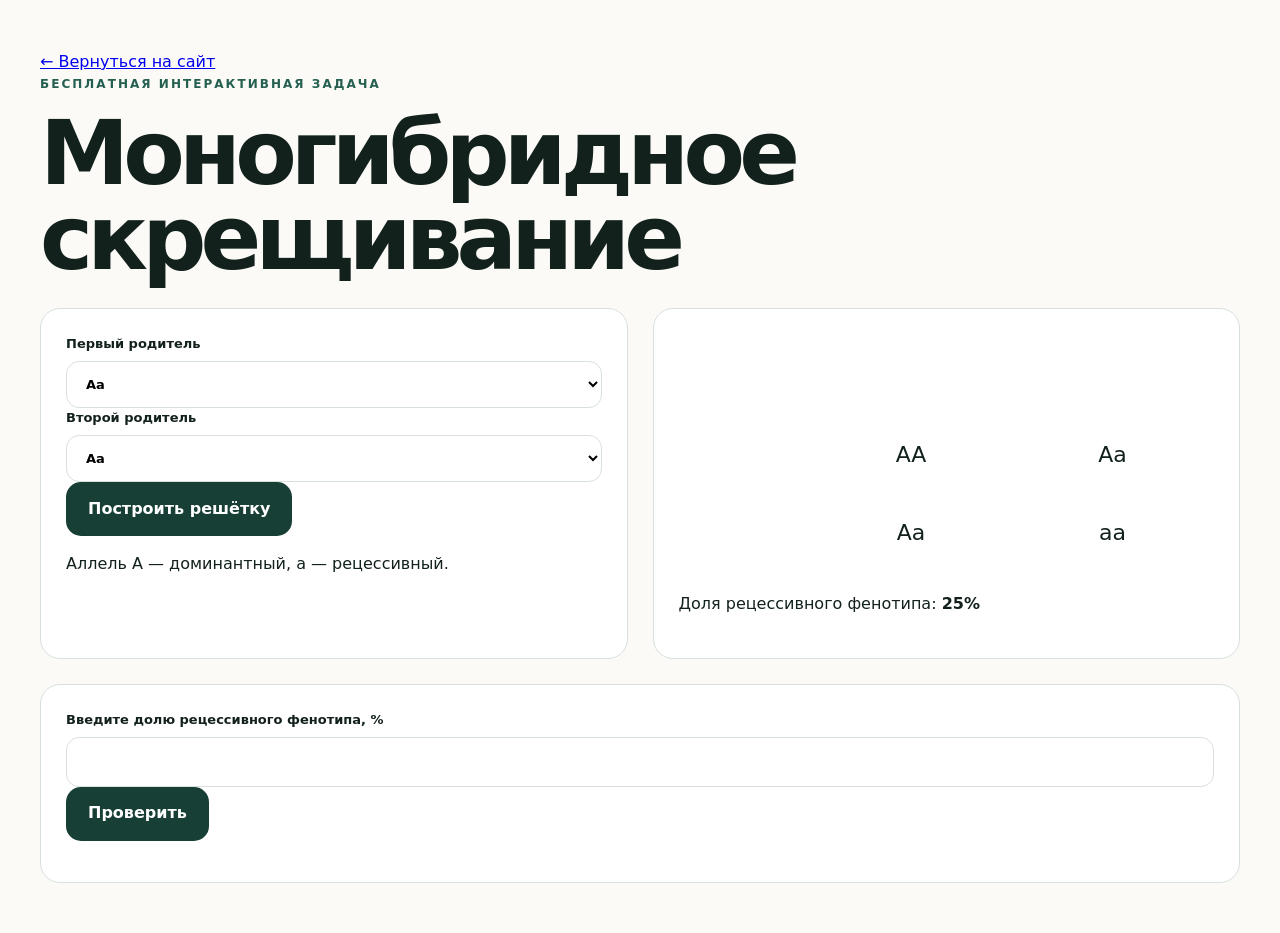
<file: materials/genetics.html>
<!doctype html><html lang="ru"><head><meta charset="utf-8"><meta name="viewport" content="width=device-width,initial-scale=1"><title>Моногибридное скрещивание — бесплатная задача</title><link rel="stylesheet" href="../styles.css"><style>.lesson{padding:50px 0}.gen-grid{display:grid;grid-template-columns:1fr 1fr;gap:25px}.lesson-card{background:#fff;padding:25px;border-radius:20px;border:1px solid var(--line)}.punnett{width:100%;border-spacing:8px}.punnett th,.punnett td{height:70px;border-radius:12px;text-align:center;background:var(--soft);font-size:22px}.punnett th{background:var(--green);color:#fff}@media(max-width:800px){.gen-grid{grid-template-columns:1fr}}</style><script defer src="genetics.js"></script></head><body><main class="lesson"><div class="container"><a href="../index.html#materials">← Вернуться на сайт</a><p class="eyebrow">Бесплатная интерактивная задача</p><h1>Моногибридное скрещивание</h1><div class="gen-grid"><div class="lesson-card"><label>Первый родитель<select id="p1"><option>AA</option><option selected>Aa</option><option>aa</option></select></label><label>Второй родитель<select id="p2"><option>AA</option><option selected>Aa</option><option>aa</option></select></label><button id="build" class="button">Построить решётку</button><p>Аллель A — доминантный, a — рецессивный.</p></div><div class="lesson-card"><table class="punnett"><tr><th></th><th id="x1">A</th><th id="x2">a</th></tr><tr><th id="y1">A</th><td id="c11">AA</td><td id="c12">Aa</td></tr><tr><th id="y2">a</th><td id="c21">Aa</td><td id="c22">aa</td></tr></table><p>Доля рецессивного фенотипа: <strong id="percent">25%</strong></p></div></div><div class="lesson-card" style="margin-top:25px"><label>Введите долю рецессивного фенотипа, %<input id="answer" type="number" min="0" max="100"></label><button id="check" class="button">Проверить</button><p id="result"></p></div></div></main></body></html>
</file>
<file: styles.css>
:root{--forest:#173f35;--forest-2:#245f50;--mint:#e8f1eb;--cream:#f5f0e5;--paper:#fbfaf7;--ink:#12211c;--muted:#66736e;--gold:#d9b45e;--line:#d8e1dc;--white:#fff;--radius:28px;--shadow:0 24px 70px rgba(23,63,53,.13);--ease:cubic-bezier(.22,1,.36,1)}
*{box-sizing:border-box}html{scroll-behavior:smooth}body{margin:0;background:var(--paper);color:var(--ink);font-family:Inter,Manrope,system-ui,-apple-system,"Segoe UI",sans-serif;line-height:1.55;overflow-x:hidden}.container{width:min(1200px,calc(100% - 36px));margin:auto}.header{position:sticky;top:0;z-index:50;background:rgba(251,250,247,.82);border-bottom:1px solid rgba(216,225,220,.72);backdrop-filter:blur(18px)}.nav{min-height:76px;display:flex;justify-content:space-between;align-items:center;gap:24px}.brand{display:flex;align-items:center;gap:12px;color:var(--ink);text-decoration:none;font-weight:850;letter-spacing:-.02em}.brand-mark{display:grid;place-items:center;width:43px;height:43px;border-radius:15px;background:var(--forest);color:#fff;font-size:12px;letter-spacing:.08em}.nav nav{display:flex;align-items:center;gap:22px}.nav nav a{color:var(--ink);text-decoration:none;font-size:14px;font-weight:700;position:relative}.nav nav a:not(.nav-cta)::after{content:"";position:absolute;left:0;right:100%;bottom:-7px;height:2px;background:var(--forest);transition:right .35s var(--ease)}.nav nav a:hover::after{right:0}.nav-cta{padding:11px 16px;border-radius:12px;background:var(--forest);color:#fff!important}.menu-button{display:none;background:none;border:0}.hero{position:relative;padding:96px 0 72px;min-height:760px;display:grid;align-items:center;background:radial-gradient(circle at 10% 5%,rgba(217,180,94,.16),transparent 30%),linear-gradient(145deg,#fbf8ef,#eaf3ed);overflow:hidden}.hero-orbit{position:absolute;border:1px solid rgba(23,63,53,.12);border-radius:50%;pointer-events:none}.hero-orbit-one{width:620px;height:620px;right:-210px;top:-200px}.hero-orbit-two{width:320px;height:320px;left:-130px;bottom:-120px}.hero-grid{display:grid;grid-template-columns:1.1fr .9fr;gap:68px;align-items:center}.eyebrow{margin:0;text-transform:uppercase;letter-spacing:.17em;font-size:12px;font-weight:900;color:var(--forest-2)}.light{color:#bcd8cc}h1,h2,h3{margin-top:0}h1{font-size:clamp(56px,7vw,94px);line-height:.94;letter-spacing:-.065em;margin:18px 0 28px;max-width:820px}h2{font-size:clamp(40px,5vw,64px);line-height:1.02;letter-spacing:-.045em;margin:14px 0 24px}h3{line-height:1.15;letter-spacing:-.025em}.hero-lead{font-size:21px;color:var(--muted);max-width:750px}.trust-tags{display:flex;flex-wrap:wrap;gap:10px;margin:28px 0}.trust-tags span{padding:10px 13px;border-radius:999px;background:rgba(255,255,255,.8);border:1px solid rgba(216,225,220,.9);font-size:13px;font-weight:700}.trust-tags b{color:var(--forest);font-size:16px}.actions{display:flex;align-items:center;gap:22px;flex-wrap:wrap}.button{display:inline-flex;align-items:center;justify-content:center;gap:12px;min-height:54px;padding:0 22px;border:0;border-radius:15px;background:var(--forest);color:#fff;text-decoration:none;font:inherit;font-weight:850;cursor:pointer;transition:transform .25s var(--ease),box-shadow .25s var(--ease)}.button:hover{transform:translateY(-3px);box-shadow:0 16px 35px rgba(23,63,53,.22)}.button i{font-style:normal}.secondary{background:transparent;color:var(--forest);border:1px solid var(--forest)}.text-button{color:var(--ink);text-decoration:none;font-weight:850}.text-button i{font-style:normal;margin-left:7px}.disclaimer,.small-note,.privacy-note{font-size:13px;color:var(--muted);margin-top:18px}.hero-stage{position:relative;min-height:570px}.portrait-card{position:absolute;inset:0 30px 30px 0;border-radius:38px;background:linear-gradient(145deg,#214f43,#102f27);box-shadow:var(--shadow);overflow:hidden}.portrait-card::after{content:"";position:absolute;inset:20px;border:1px solid rgba(255,255,255,.12);border-radius:28px}.portrait-placeholder{position:absolute;inset:0;display:grid;place-content:center;text-align:center;color:#fff;gap:7px}.portrait-placeholder span{font-size:92px;font-weight:900;opacity:.2}.portrait-placeholder small{opacity:.65}.portrait-badge{position:absolute;z-index:2;background:rgba(255,255,255,.94);padding:14px 16px;border-radius:16px;box-shadow:0 12px 28px rgba(0,0,0,.14);font-size:12px;line-height:1.3}.portrait-badge b{font-size:14px}.portrait-badge-top{top:28px;right:4px}.portrait-badge-bottom{left:-24px;bottom:76px}.score-rail{position:absolute;right:-14px;bottom:0;display:flex;gap:9px;z-index:3}.score-rail button{width:84px;height:88px;border:0;border-radius:19px;background:var(--gold);color:var(--ink);cursor:pointer;box-shadow:0 12px 30px rgba(64,47,12,.15);transition:transform .25s var(--ease)}.score-rail button:hover{transform:translateY(-6px)}.score-rail strong{display:block;font-size:28px}.score-rail span{font-size:11px;font-weight:800}.ticker{overflow:hidden;background:var(--gold);padding:15px 0}.ticker div{display:flex;gap:56px;width:max-content;animation:ticker 24s linear infinite}.ticker span{font-size:12px;font-weight:900;letter-spacing:.18em;white-space:nowrap}.ticker span::after{content:"✦";margin-left:56px}@keyframes ticker{to{transform:translateX(-50%)}}.section{padding:110px 0}.section-head{max-width:830px;margin-bottom:45px}.section-head>p:last-child{color:var(--muted);font-size:18px}.pain{background:var(--forest);color:#fff}.pain-grid{display:grid;grid-template-columns:repeat(3,1fr);gap:18px}.pain-grid article{position:relative;padding:30px;border-radius:24px;background:rgba(255,255,255,.07);border:1px solid rgba(255,255,255,.1);transition:transform .35s var(--ease),background .35s var(--ease)}.pain-grid article:hover{transform:translateY(-8px);background:rgba(255,255,255,.11)}.pain-grid article>span{font-size:12px;color:#bcd8cc}.pain-grid article h3{font-size:25px;margin:25px 0 12px}.pain-grid article p{color:rgba(255,255,255,.72)}.pain-grid article a{color:#fff;font-weight:800;text-decoration:none}.results{background:#fff}.results-layout{display:grid;grid-template-columns:.85fr 1.15fr;gap:24px}.result-feature{min-height:480px;border-radius:32px;padding:34px;background:linear-gradient(155deg,var(--forest),#2e7661);color:#fff;display:flex;flex-direction:column}.result-feature-top{display:flex;justify-content:space-between}.result-feature>strong{font-size:138px;line-height:.9;margin-top:auto;letter-spacing:-.07em}.result-feature h3{font-size:32px;margin:4px 0}.result-feature p{color:rgba(255,255,255,.72)}.result-feature button{align-self:flex-start;margin-top:18px;background:transparent;color:#fff;border:0;padding:0;font:inherit;font-weight:850;cursor:pointer}.result-stack{display:grid;gap:12px}.result-row{display:grid;grid-template-columns:70px 1fr 100px 24px;align-items:center;gap:15px;width:100%;padding:22px;border-radius:19px;border:1px solid var(--line);background:var(--paper);text-align:left;font:inherit;cursor:pointer;transition:transform .3s var(--ease),border-color .3s}.result-row:hover{transform:translateX(8px);border-color:var(--forest)}.result-row span{font-size:12px;color:var(--muted);font-weight:900}.result-row strong{font-size:22px}.result-row b{font-size:13px;color:var(--forest-2)}.result-row i{font-style:normal;font-size:20px}.progress{background:var(--cream)}.progress-line{position:relative;display:grid;grid-template-columns:repeat(5,1fr);gap:12px}.progress-line::before{content:"";position:absolute;left:5%;right:5%;top:29px;height:1px;background:rgba(23,63,53,.22)}.progress-line article{position:relative;padding-top:66px}.progress-line article>span{position:absolute;top:0;left:0;display:grid;place-items:center;width:58px;height:58px;border-radius:50%;background:var(--forest);color:#fff;font-size:12px;font-weight:900;z-index:2}.progress-line h3{font-size:20px}.progress-line p{color:var(--muted);font-size:14px}.credentials{background:var(--mint)}.credential-showcase{display:grid;grid-template-columns:1.15fr .85fr;gap:18px}.credential-main{position:relative;min-height:550px;border:0;border-radius:30px;overflow:hidden;background:#fff;text-align:left;cursor:pointer;padding:0}.credential-main picture,.credential-main img{width:100%;height:100%;object-fit:cover}.credential-main>div{position:absolute;left:24px;right:24px;bottom:24px;padding:25px;border-radius:20px;background:rgba(255,255,255,.94);backdrop-filter:blur(8px)}.credential-main span,.credential-small span{color:var(--gold);font-weight:900}.credential-main h3{font-size:28px;margin:7px 0}.credential-main p,.credential-small p{color:var(--muted)}.credential-main b,.credential-small b{color:var(--forest)}.credential-side{display:grid;gap:18px}.credential-small{border:1px solid var(--line);border-radius:24px;background:#fff;padding:27px;text-align:left;font:inherit;cursor:pointer;transition:transform .3s var(--ease)}.credential-small:hover{transform:translateY(-6px)}.services{background:#fff}.price-grid{display:grid;grid-template-columns:repeat(3,1fr);gap:18px}.price-card{position:relative;padding:31px;border-radius:25px;border:1px solid var(--line);background:var(--paper)}.price-card>span{font-size:13px;font-weight:850;color:var(--forest-2)}.price-card strong{display:block;margin:25px 0 2px;font-size:50px;letter-spacing:-.05em}.price-card p{color:var(--muted)}.price-card a{color:var(--forest);font-weight:900}.price-card.featured{background:var(--forest);color:#fff;border-color:var(--forest);transform:translateY(-10px)}.price-card.featured>span,.price-card.featured p,.price-card.featured a{color:#fff}.popular{position:absolute;top:15px;right:15px;padding:6px 9px;border-radius:999px;background:var(--gold);color:var(--ink);font-size:10px;font-weight:900}.materials{background:var(--forest);color:#fff}.materials .eyebrow{color:#bcd8cc}.materials-grid{display:grid;gap:14px}.material-card{display:grid;grid-template-columns:50px 1fr 60px;align-items:center;gap:18px;padding:28px;border-radius:22px;background:rgba(255,255,255,.07);border:1px solid rgba(255,255,255,.1);color:#fff;text-decoration:none;transition:transform .35s var(--ease),background .35s}.material-card:hover{transform:translateX(8px);background:rgba(255,255,255,.11)}.material-card>span{font-size:12px;color:#bcd8cc}.material-card p{font-size:11px;letter-spacing:.14em;color:#bcd8cc}.material-card h3{font-size:26px;margin:5px 0}.material-card b{font-size:13px}.material-card i{font-style:normal;font-size:32px}.material-card.disabled{opacity:.6}.reviews{background:var(--paper)}.review-wall{display:grid;grid-template-columns:repeat(3,1fr);gap:18px}.review-card{min-height:250px;border:1px solid var(--line);border-radius:25px;background:#fff;padding:28px;text-align:left;font:inherit;cursor:pointer;display:flex;flex-direction:column;transition:transform .35s var(--ease)}.review-card:hover{transform:rotate(-1deg) translateY(-6px)}.review-card span{font-size:12px;font-weight:900;color:var(--gold)}.review-card h3{font-size:25px;margin:30px 0}.review-card b{margin-top:auto;color:var(--forest)}.request{background:var(--forest);color:#fff}.request-grid{display:grid;grid-template-columns:.9fr 1.1fr;gap:62px;align-items:start}.request-copy p{color:rgba(255,255,255,.72)}.contact-list{display:grid;gap:10px;margin-top:28px}.contact-list p{display:flex;justify-content:space-between;gap:20px;margin:0;padding:14px 0;border-bottom:1px solid rgba(255,255,255,.12)}.contact-list span{color:#bcd8cc}.request form{padding:32px;border-radius:28px;background:#fff;color:var(--ink);box-shadow:var(--shadow);display:grid;gap:15px}.field-row{display:grid;grid-template-columns:1fr 1fr;gap:14px}label{display:grid;gap:7px;font-size:13px;font-weight:800}input,select,textarea{width:100%;padding:14px 15px;border:1px solid var(--line);border-radius:13px;background:#fff;font:inherit;outline:none;transition:border-color .2s,box-shadow .2s}input:focus,select:focus,textarea:focus{border-color:var(--forest-2);box-shadow:0 0 0 4px rgba(36,95,80,.1)}.check{grid-template-columns:22px 1fr;align-items:start}.check input{width:18px}.form-status{min-height:20px;color:var(--forest-2);font-weight:800}.official{background:#fff}.official-grid{display:grid;grid-template-columns:1fr 1fr;gap:18px}.official article{padding:32px;border-radius:25px;border:1px solid var(--line)}footer{padding:52px 0;background:#0f2e26;color:#fff}.footer-grid{display:grid;grid-template-columns:1.5fr .8fr .8fr;gap:35px}.footer-grid>div{display:grid;align-content:start;gap:9px}.footer-grid a{color:#fff}.footer-brand{color:#fff}.modal{position:fixed;inset:0;z-index:100;background:rgba(4,12,10,.92);display:grid;place-items:center;padding:28px}.modal[hidden]{display:none}.modal img{max-width:min(1200px,94vw);max-height:90vh;border-radius:15px;background:#fff;box-shadow:0 25px 80px rgba(0,0,0,.35)}.modal-close{position:fixed;top:18px;right:22px;width:48px;height:48px;border-radius:50%;border:0;background:#fff;font-size:30px;cursor:pointer}.reveal{opacity:0;transform:translateY(30px);transition:opacity .8s var(--ease),transform .8s var(--ease)}.reveal.visible{opacity:1;transform:none}
@media(prefers-reduced-motion:reduce){*{scroll-behavior:auto!important;animation:none!important;transition:none!important}.reveal{opacity:1;transform:none}}
@media(max-width:960px){.hero{min-height:auto}.hero-grid,.results-layout,.credential-showcase,.request-grid{grid-template-columns:1fr}.hero-stage{min-height:500px}.pain-grid,.price-grid,.review-wall{grid-template-columns:1fr}.progress-line{grid-template-columns:repeat(2,1fr)}.progress-line::before{display:none}.credential-main{min-height:500px}.price-card.featured{transform:none}.official-grid{grid-template-columns:1fr}.footer-grid{grid-template-columns:1fr}}
@media(max-width:720px){.container{width:min(100% - 24px,1200px)}.nav{min-height:68px}.brand span:last-child{display:none}.menu-button{display:flex;align-items:center;gap:4px;padding:10px}.menu-button span{display:block;width:17px;height:2px;background:var(--ink)}.menu-button b{font-size:12px;margin-left:4px}.nav nav{display:none;position:absolute;left:12px;right:12px;top:64px;padding:18px;border-radius:18px;background:#fff;box-shadow:var(--shadow);flex-direction:column;align-items:stretch}.nav nav.open{display:flex}.hero,.section{padding:72px 0}.hero-grid{gap:42px}h1{font-size:53px}.hero-lead{font-size:18px}.hero-stage{min-height:420px}.portrait-card{inset:0 12px 38px 12px}.portrait-badge-top{right:0}.portrait-badge-bottom{left:0}.score-rail{left:4px;right:auto;overflow-x:auto;max-width:calc(100vw - 36px)}.score-rail button{flex:0 0 76px}.pain-grid{grid-template-columns:1fr}.result-feature{min-height:410px}.result-feature>strong{font-size:110px}.result-row{grid-template-columns:55px 1fr 24px}.result-row b{display:none}.progress-line{grid-template-columns:1fr}.progress-line article{padding:8px 0 8px 75px;min-height:72px}.progress-line article>span{left:0}.credential-main{min-height:420px}.field-row{grid-template-columns:1fr}.material-card{grid-template-columns:38px 1fr 42px}.material-card h3{font-size:21px}.modal{padding:10px}}
</file>
<file: premium.css>
/* Premium visual refinement layer — loaded after the base stylesheet. */
:root{
  --forest-deep:#0d2c25;
  --forest-soft:#2f715f;
  --gold-soft:#ead28f;
  --surface-glass:rgba(255,255,255,.72);
  --shadow-soft:0 18px 60px rgba(18,55,46,.10);
  --shadow-strong:0 34px 100px rgba(10,42,34,.20);
}

body{
  text-rendering:optimizeLegibility;
  -webkit-font-smoothing:antialiased;
  background:
    radial-gradient(circle at 12% 0%,rgba(217,180,94,.07),transparent 24rem),
    var(--paper);
}

::selection{background:var(--gold-soft);color:var(--forest-deep)}

a,button,input,select,textarea{outline-offset:4px}
a{color:inherit}

.header{box-shadow:0 8px 30px rgba(13,44,37,.035);transition:background .3s var(--ease),box-shadow .3s var(--ease)}
.header.scrolled{background:rgba(251,250,247,.94);box-shadow:0 14px 44px rgba(13,44,37,.08)}
.nav nav a.active:not(.nav-cta),.nav nav a.is-active:not(.nav-cta){color:var(--forest-2)}
.nav nav a.active:not(.nav-cta)::after,.nav nav a.is-active:not(.nav-cta)::after{right:0}

.hero{
  min-height:min(820px,92vh);
  background:
    radial-gradient(circle at 84% 18%,rgba(217,180,94,.22),transparent 24rem),
    radial-gradient(circle at 8% 16%,rgba(47,113,95,.10),transparent 28rem),
    linear-gradient(145deg,#fffdf7 0%,#eef5f0 58%,#e7f0ea 100%);
}
.hero::before{
  content:"";
  position:absolute;
  inset:0;
  opacity:.22;
  pointer-events:none;
  background-image:linear-gradient(rgba(23,63,53,.05) 1px,transparent 1px),linear-gradient(90deg,rgba(23,63,53,.05) 1px,transparent 1px);
  background-size:72px 72px;
  mask-image:linear-gradient(to bottom,#000,transparent 82%);
}
.hero-copy{position:relative;z-index:2}
.hero-copy h1{max-width:900px;text-wrap:balance;text-shadow:0 1px 0 rgba(255,255,255,.65)}
.hero-lead{max-width:690px;text-wrap:pretty}
.trust-tags span{backdrop-filter:blur(12px);box-shadow:0 8px 30px rgba(23,63,53,.045)}

.button,.nav-cta{
  position:relative;
  overflow:hidden;
  isolation:isolate;
}
.button::before,.nav-cta::before{
  content:"";
  position:absolute;
  inset:-2px;
  z-index:-1;
  opacity:0;
  background:linear-gradient(115deg,transparent 20%,rgba(255,255,255,.24) 48%,transparent 76%);
  transform:translateX(-120%);
  transition:transform .65s var(--ease),opacity .25s;
}
.button:hover::before,.nav-cta:hover::before{opacity:1;transform:translateX(120%)}
.button:focus-visible,.nav-cta:focus-visible,.result-row:focus-visible,.credential-main:focus-visible,.credential-small:focus-visible,.review-card:focus-visible,.score-rail button:focus-visible{outline:3px solid var(--gold);outline-offset:4px}
.button:active,.nav-cta:active{transform:translateY(1px) scale(.985)}

.hero-stage{filter:drop-shadow(0 36px 60px rgba(13,44,37,.14))}
.portrait-card{
  background:
    radial-gradient(circle at 70% 22%,rgba(234,210,143,.16),transparent 16rem),
    linear-gradient(145deg,#2b6858,#0b2b23 72%);
  box-shadow:var(--shadow-strong);
}
.portrait-card::before{
  content:"";
  position:absolute;
  inset:auto -14% -28% 18%;
  height:70%;
  border-radius:50%;
  background:radial-gradient(circle,rgba(234,210,143,.18),transparent 68%);
}
.portrait-placeholder{padding:32px}
.portrait-placeholder strong{font-size:18px;letter-spacing:-.02em}
.portrait-placeholder small{max-width:220px;margin:auto;line-height:1.45}
.portrait-badge{border:1px solid rgba(255,255,255,.72);backdrop-filter:blur(16px)}
.score-rail button{border:1px solid rgba(255,255,255,.45);background:linear-gradient(145deg,#f0d990,#d7af55)}

.section{position:relative}
.section-head h2{text-wrap:balance}
.section-head>p:last-child{text-wrap:pretty}

.pain-grid article,.price-card,.review-card,.official article,.credential-small,.result-row{
  box-shadow:0 1px 0 rgba(255,255,255,.45) inset;
}
.pain-grid article::after,.price-card::after,.review-card::after{
  content:"";
  position:absolute;
  inset:0;
  border-radius:inherit;
  pointer-events:none;
  box-shadow:inset 0 0 0 1px rgba(255,255,255,.04);
}

.results-layout{align-items:stretch}
.result-feature{
  position:relative;
  overflow:hidden;
  box-shadow:var(--shadow-strong);
  background:
    radial-gradient(circle at 85% 12%,rgba(234,210,143,.24),transparent 14rem),
    linear-gradient(155deg,var(--forest-deep),#347761);
}
.result-feature::after{
  content:"83";
  position:absolute;
  right:-26px;
  bottom:-52px;
  font-size:240px;
  line-height:1;
  font-weight:900;
  letter-spacing:-.09em;
  color:rgba(255,255,255,.035);
  pointer-events:none;
}
.result-feature>*{position:relative;z-index:1}
.result-feature button{min-height:44px;padding:8px 0;border-bottom:1px solid rgba(255,255,255,.34)}
.result-row{position:relative;overflow:hidden;background:linear-gradient(135deg,#fff,var(--paper));box-shadow:var(--shadow-soft)}
.result-row::before{content:"";position:absolute;inset:0 auto 0 0;width:4px;background:var(--gold);transform:scaleY(0);transition:transform .3s var(--ease)}
.result-row:hover::before,.result-row:focus-visible::before{transform:scaleY(1)}

.progress-line article{padding-right:18px}
.progress-line article>span{box-shadow:0 10px 28px rgba(23,63,53,.18),0 0 0 7px rgba(23,63,53,.06)}

.credential-main,.credential-small{box-shadow:var(--shadow-soft)}
.credential-main::after{content:"";position:absolute;inset:0;background:linear-gradient(to top,rgba(13,44,37,.16),transparent 42%);pointer-events:none}
.credential-main>div{z-index:2;border:1px solid rgba(255,255,255,.65);box-shadow:0 18px 60px rgba(13,44,37,.16)}
.credential-small{position:relative;overflow:hidden}
.credential-small::before{content:"";position:absolute;top:0;left:0;width:100%;height:4px;background:linear-gradient(90deg,var(--gold),var(--forest-soft));transform:scaleX(.18);transform-origin:left;transition:transform .35s var(--ease)}
.credential-small:hover::before,.credential-small:focus-visible::before{transform:scaleX(1)}
.credential-small:hover{box-shadow:var(--shadow-strong)}

.price-card{overflow:hidden;box-shadow:var(--shadow-soft)}
.price-card.featured{box-shadow:var(--shadow-strong);background:radial-gradient(circle at 90% 0%,rgba(234,210,143,.17),transparent 15rem),var(--forest)}
.price-card a{display:inline-flex;align-items:center;min-height:44px}

.material-card{backdrop-filter:blur(10px)}
.review-card{position:relative;box-shadow:var(--shadow-soft)}
.request form{border:1px solid rgba(255,255,255,.6)}

@media (hover:hover){
  .pain-grid article,.price-card,.review-card,.official article,.credential-small,.result-row,.material-card{transition:transform .35s var(--ease),box-shadow .35s var(--ease),border-color .35s var(--ease),background .35s var(--ease)}
  .price-card:hover,.official article:hover{transform:translateY(-7px);box-shadow:var(--shadow-strong)}
  .price-card.featured:hover{transform:translateY(-16px)}
}

@media(max-width:960px){
  .hero{min-height:auto}
  .hero-copy h1{max-width:760px}
  .price-card.featured:hover{transform:none}
}

@media(max-width:720px){
  .header{background:rgba(251,250,247,.94)}
  .nav{min-height:68px}
  .brand{max-width:calc(100% - 70px)}
  .brand>span:last-child{font-size:13px;line-height:1.2}
  .nav nav{border:1px solid rgba(216,225,220,.8);box-shadow:0 24px 70px rgba(13,44,37,.16)}
  .nav nav a{padding:12px 10px;border-radius:10px;min-height:44px;display:flex;align-items:center}
  .nav nav a:hover,.nav nav a.active,.nav nav a.is-active{background:var(--mint)}
  .hero{padding-top:48px;padding-bottom:56px}
  .hero::before{background-size:44px 44px}
  .hero-copy h1{font-size:clamp(44px,13vw,58px);line-height:.96;letter-spacing:-.055em}
  .hero-lead{font-size:18px;line-height:1.55}
  .trust-tags{display:grid;grid-template-columns:1fr 1fr}
  .trust-tags span{border-radius:16px;padding:12px;min-height:58px;display:flex;align-items:center;gap:5px}
  .actions{align-items:stretch;gap:10px}
  .actions .button{width:100%}
  .text-button{text-align:center;padding:12px;min-height:44px}
  .hero-stage{min-height:440px}
  .portrait-card{border-radius:30px;inset:0 12px 44px 0}
  .portrait-badge-top{right:0;top:20px}
  .portrait-badge-bottom{left:-4px;bottom:92px}
  .score-rail{left:0;right:0;bottom:0;padding:4px 0 10px;overflow-x:auto;scrollbar-width:none;scroll-snap-type:x proximity}
  .score-rail::-webkit-scrollbar{display:none}
  .score-rail button{min-width:78px;touch-action:manipulation;scroll-snap-align:start}
  .section{padding:80px 0}
  .section-head{margin-bottom:32px}
  .results-layout{gap:14px}
  .result-feature{min-height:390px;padding:26px}
  .result-feature>strong{font-size:112px}
  .result-row{padding:19px 17px;min-height:72px;grid-template-columns:56px 1fr 84px 20px}
  .credential-main{border-radius:24px;min-height:470px}
  .credential-main>div{left:14px;right:14px;bottom:14px;padding:20px}
  .credential-small{min-height:168px}
  .price-card,.review-card,.official article{padding:25px}
}

@media(max-width:420px){
  .hero-copy h1{font-size:clamp(40px,12.5vw,52px)}
  .trust-tags{grid-template-columns:1fr}
  .trust-tags span{min-height:auto}
  .portrait-badge{max-width:150px}
  .score-rail button{font-size:12px}
  .result-row{grid-template-columns:48px 1fr 72px 18px;gap:10px}
  .result-row strong{font-size:19px}
}

@media(prefers-reduced-motion:reduce){
  .button::before,.nav-cta::before{display:none}
}

/* Iteration 008 — premium composition, hierarchy and mobile polish. */
.hero-grid{gap:clamp(48px,7vw,104px);align-items:center}
.hero-copy .eyebrow{display:inline-flex;align-items:center;gap:10px;padding:9px 13px;border:1px solid rgba(23,63,53,.12);border-radius:999px;background:rgba(255,255,255,.58);box-shadow:0 8px 28px rgba(13,44,37,.05)}
.hero-copy .eyebrow::before{content:"";width:8px;height:8px;border-radius:50%;background:var(--gold);box-shadow:0 0 0 6px rgba(217,180,94,.13)}
.hero-copy h1{font-size:clamp(58px,6vw,92px);line-height:.94;letter-spacing:-.062em;margin-top:24px}
.hero-lead{font-size:clamp(19px,1.45vw,23px);line-height:1.58;color:rgba(13,44,37,.76)}
.trust-tags{gap:10px}
.trust-tags span{border:1px solid rgba(23,63,53,.09);background:rgba(255,255,255,.66);font-weight:600}
.trust-tags span b{font-size:1.08em;color:var(--forest-deep)}
.actions{margin-top:30px}
.button{min-height:56px;padding-inline:24px;border-radius:16px;box-shadow:0 14px 34px rgba(23,63,53,.20)}
.text-button{font-weight:700}
.disclaimer{max-width:690px;color:rgba(13,44,37,.55)}
.hero-stage{transform:translateY(8px)}
.portrait-card{border:1px solid rgba(255,255,255,.18)}
.portrait-placeholder span{display:grid;place-items:center;width:128px;height:128px;margin-bottom:26px;border-radius:34px;background:linear-gradient(145deg,rgba(255,255,255,.14),rgba(255,255,255,.05));border:1px solid rgba(255,255,255,.24);box-shadow:inset 0 1px 0 rgba(255,255,255,.2),0 24px 50px rgba(0,0,0,.12)}
.score-rail{gap:10px}
.score-rail button{box-shadow:0 14px 34px rgba(13,44,37,.18);transition:transform .25s var(--ease),box-shadow .25s var(--ease)}
.score-rail button:hover{transform:translateY(-4px);box-shadow:0 20px 44px rgba(13,44,37,.22)}
.section-head{max-width:920px}
.section-head h2{font-size:clamp(42px,5.1vw,74px);line-height:.98;letter-spacing:-.055em}
.results-layout{gap:24px}
.result-feature{border-radius:32px;padding:clamp(28px,4vw,52px)}
.result-stack{gap:14px}
.result-row{border-radius:20px;border:1px solid rgba(23,63,53,.08)}
.credential-showcase{gap:22px}
.credential-main,.credential-small{border-radius:24px}

@media(max-width:960px){
  .hero-grid{gap:44px}
  .hero-copy h1{font-size:clamp(54px,8vw,76px)}
  .hero-stage{max-width:620px;margin-inline:auto;width:100%}
}

@media(max-width:720px){
  .hero-grid{gap:34px}
  .hero-copy .eyebrow{font-size:12px;padding:8px 11px}
  .hero-copy h1{margin-top:18px}
  .hero-lead{font-size:17px;line-height:1.52}
  .actions{margin-top:24px}
  .button{min-height:54px;border-radius:15px}
  .hero-stage{transform:none;min-height:420px}
  .portrait-placeholder span{width:104px;height:104px;border-radius:28px}
  .section-head h2{font-size:clamp(38px,11vw,54px)}
  .result-feature{border-radius:26px}
  .result-row{border-radius:18px}
  .credential-showcase{gap:14px}
}

@media(max-width:420px){
  .hero{padding-top:34px}
  .hero-copy h1{font-size:clamp(39px,12vw,48px);line-height:.98}
  .hero-lead{font-size:16px}
  .button{width:100%;justify-content:center}
  .hero-stage{min-height:390px}
  .portrait-card{inset:0 8px 42px 0}
  .portrait-badge{font-size:12px;padding:10px 12px}
  .score-rail button{min-width:74px}
  .section{padding:68px 0}
  .section-head h2{font-size:clamp(36px,10.8vw,46px)}
}
</file>
